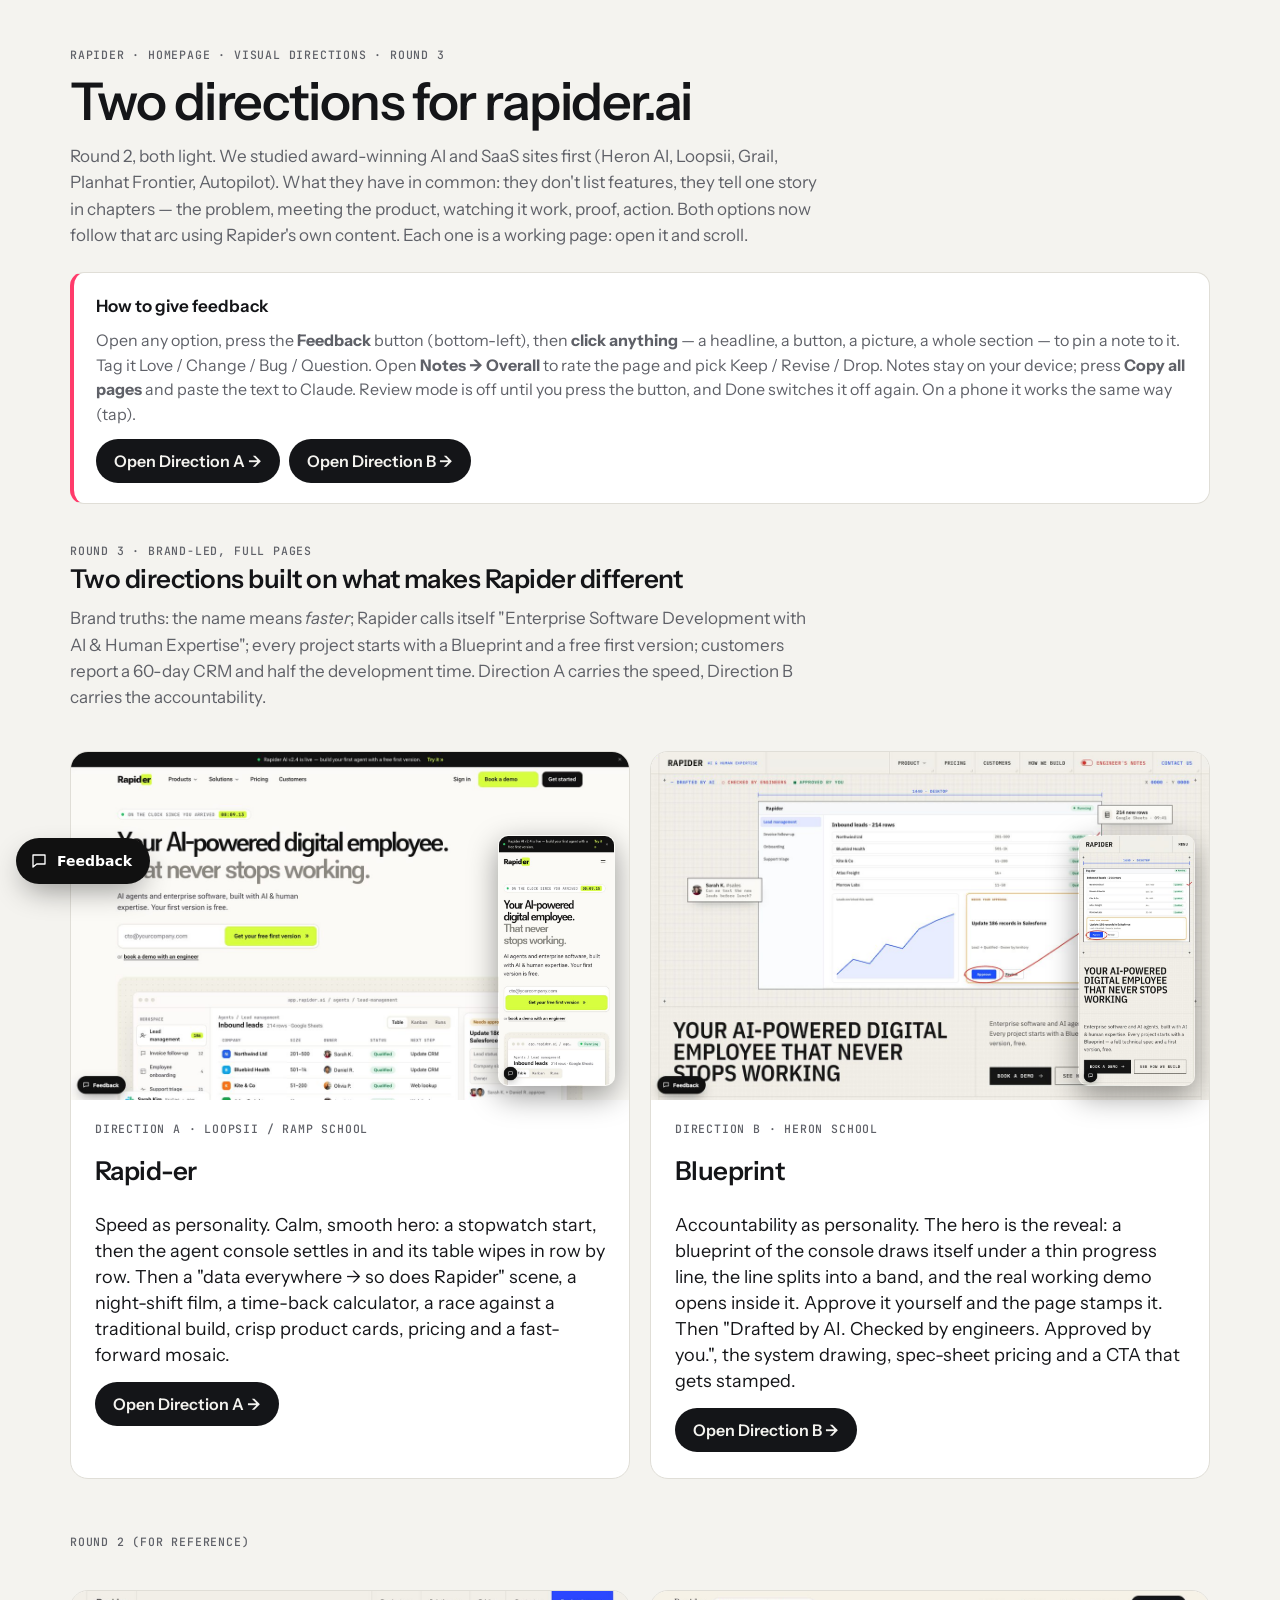
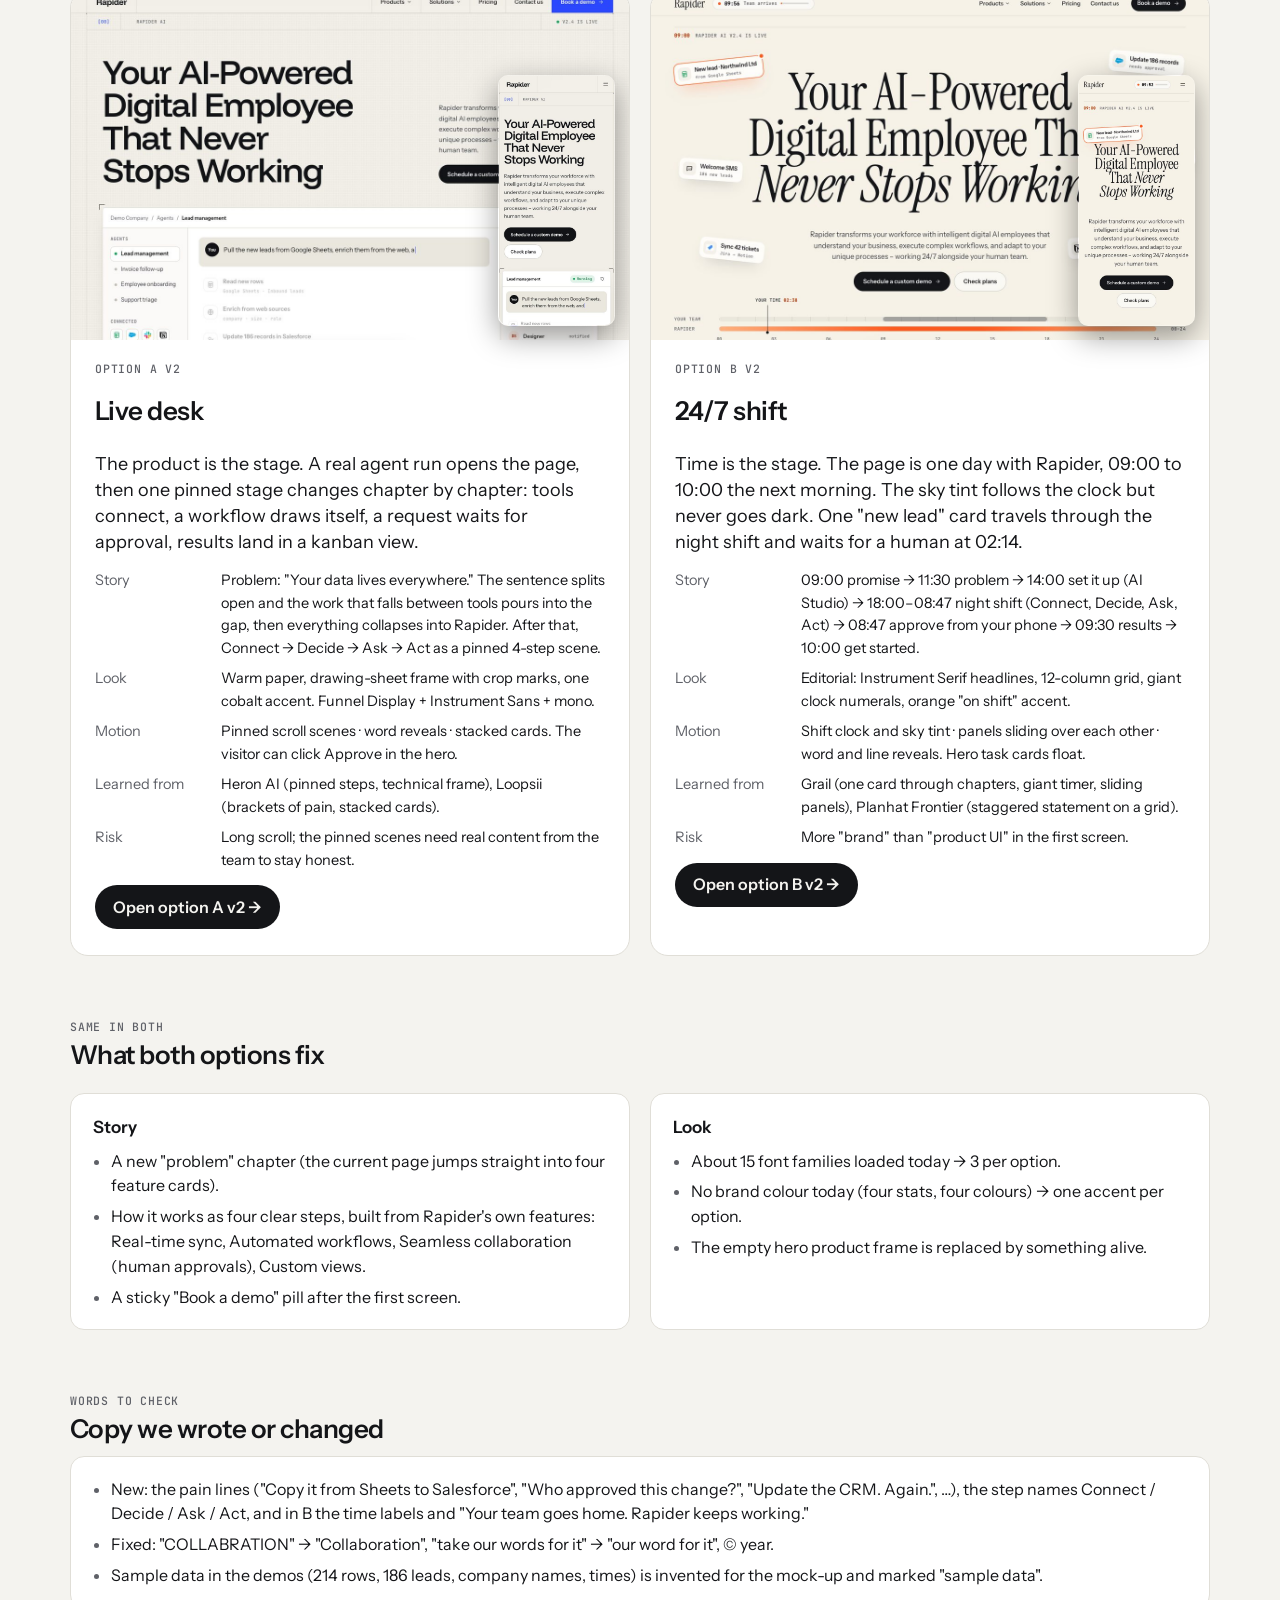
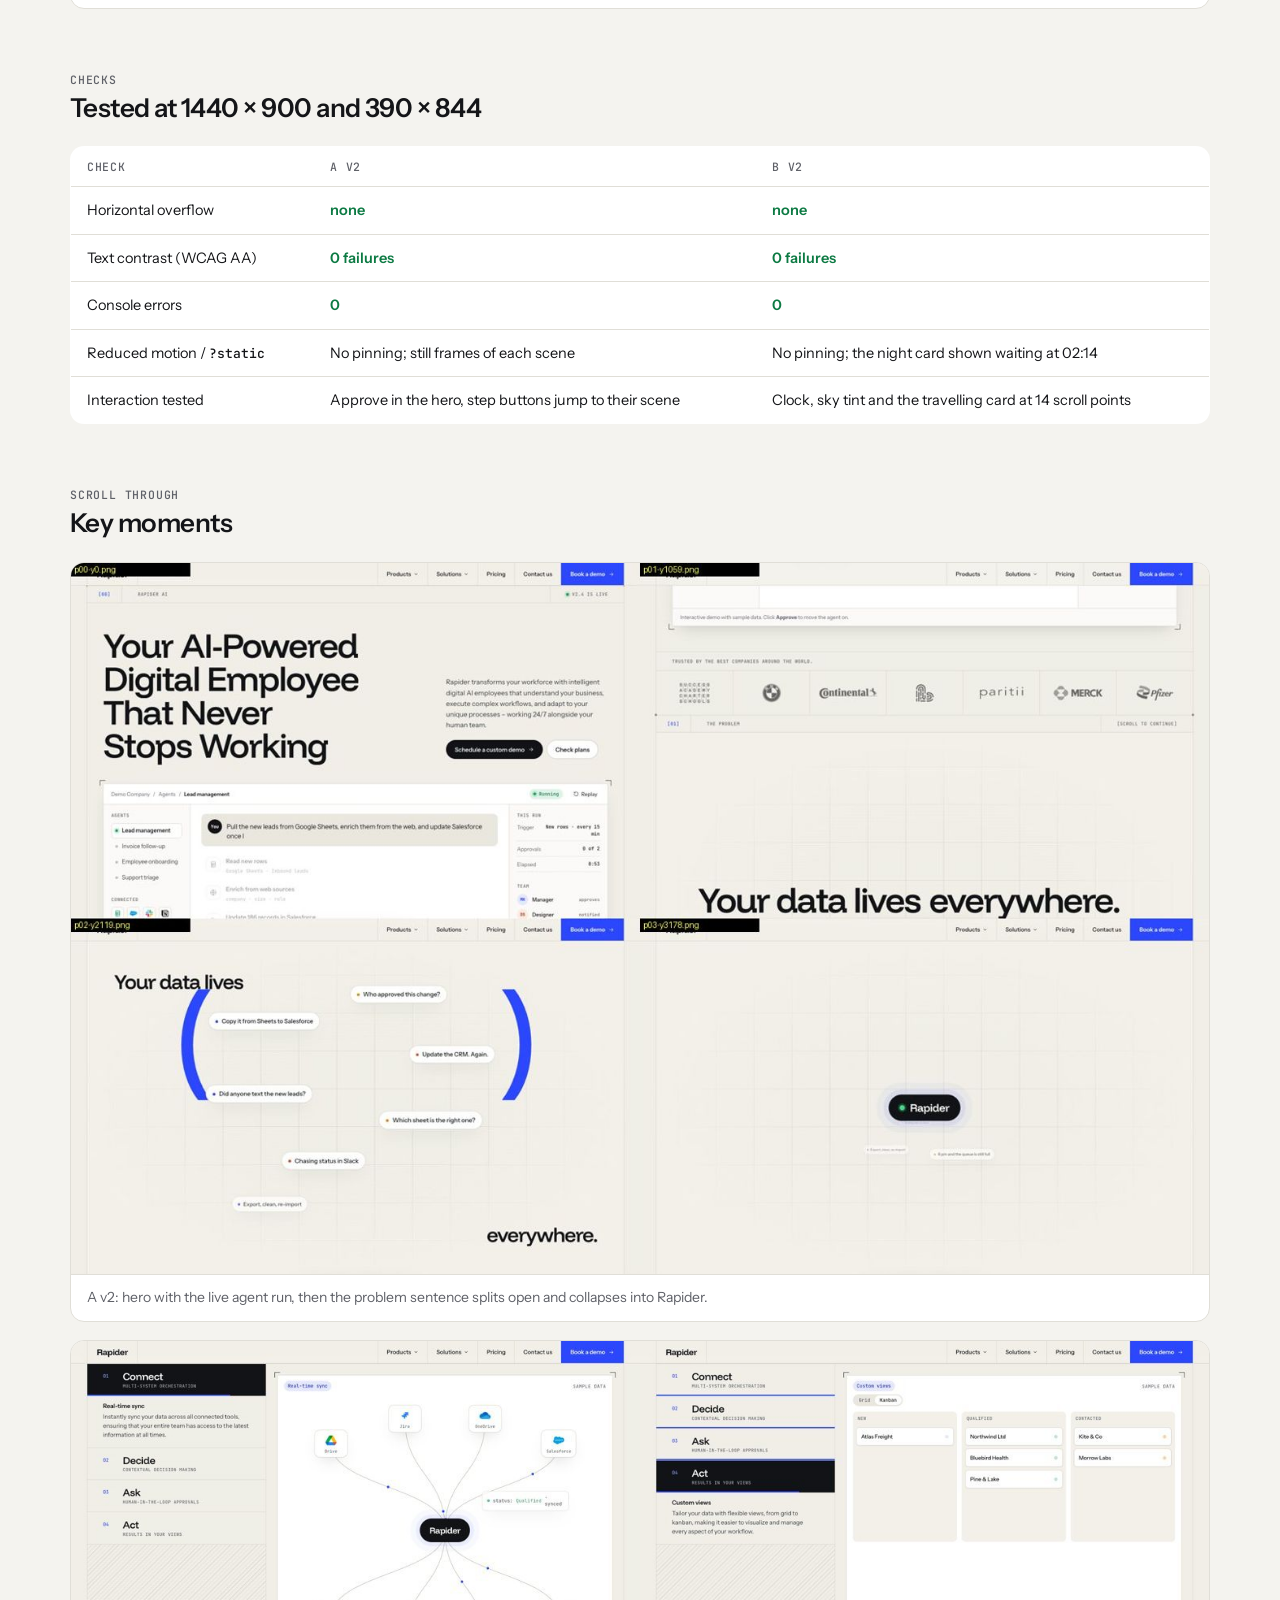
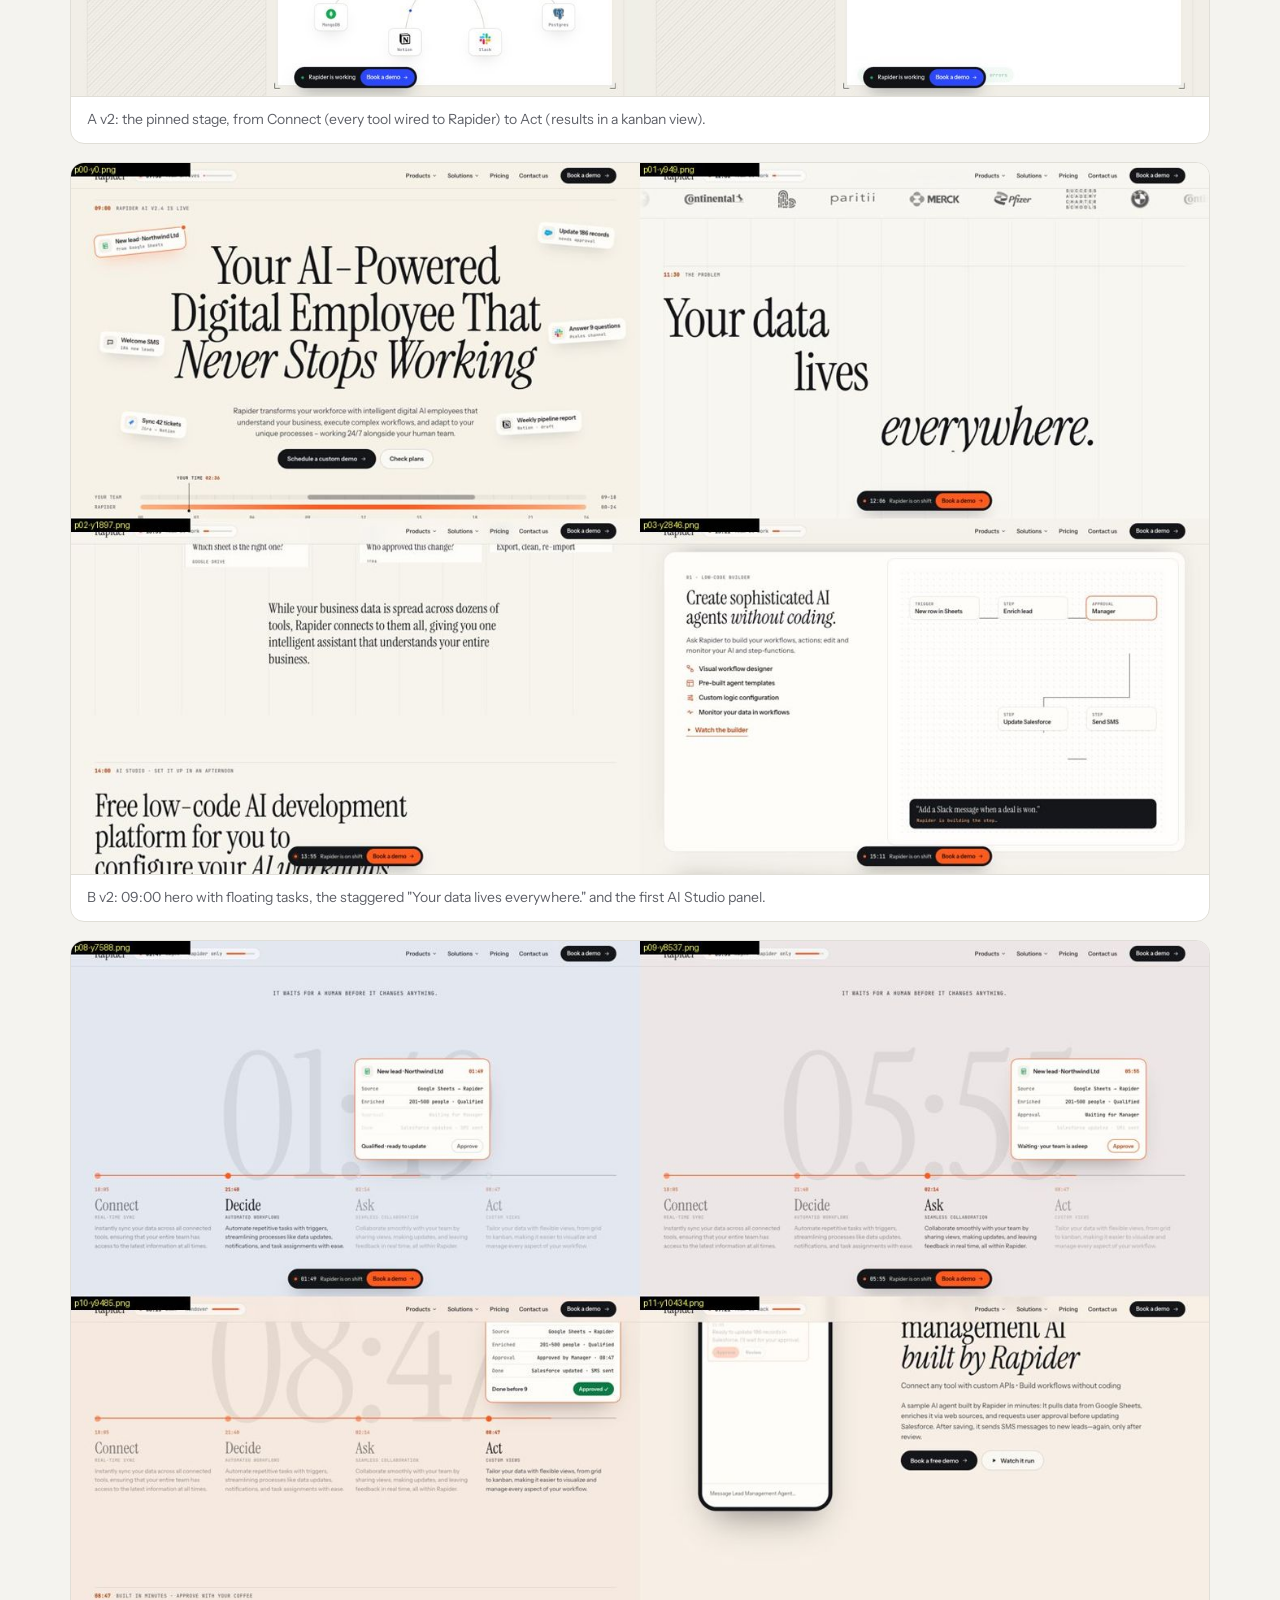
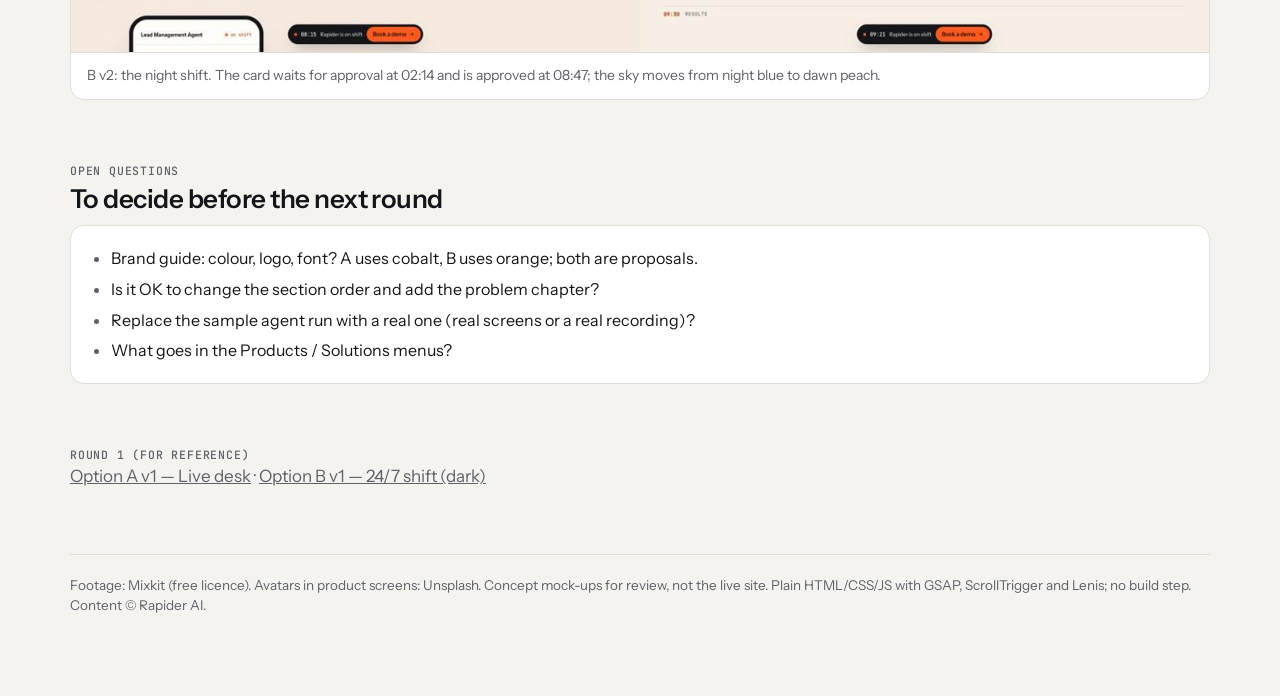
<file: index.html>
<!doctype html>
<html lang="en">
<head>
<meta charset="utf-8">
<meta name="robots" content="noindex,nofollow">
<meta name="viewport" content="width=device-width,initial-scale=1">
<title>Rapider homepage options</title>
<link rel="icon" href="data:image/svg+xml,%3Csvg xmlns=%22http://www.w3.org/2000/svg%22 viewBox=%220 0 32 32%22%3E%3Crect width=%2232%22 height=%2232%22 rx=%228%22 fill=%22%23141518%22/%3E%3Ctext x=%2216%22 y=%2222%22 font-family=%22Arial%22 font-weight=%22700%22 font-size=%2215%22 fill=%22white%22 text-anchor=%22middle%22%3EA/B%3C/text%3E%3C/svg%3E">
<link rel="preconnect" href="https://fonts.googleapis.com"><link rel="preconnect" href="https://fonts.gstatic.com" crossorigin>
<link href="https://fonts.googleapis.com/css2?family=Instrument+Sans:wght@400..700&family=JetBrains+Mono:wght@500&display=swap" rel="stylesheet">
<style>
:root { --bg: #f4f3ef; --panel: #fff; --ink: #141518; --mute: #5f6168; --line: #e0ded7; --ok: #0c7a43; --acc: #2f4bff; }
@media (prefers-color-scheme: dark) { :root:not([data-theme="light"]) { --bg: #111215; --panel: #191a1e; --ink: #eeece6; --mute: #9d9b94; --line: #2b2c31; --ok: #62d796; --acc: #8ea0ff; } }
:root[data-theme="dark"] { --bg: #111215; --panel: #191a1e; --ink: #eeece6; --mute: #9d9b94; --line: #2b2c31; --ok: #62d796; --acc: #8ea0ff; }
* { box-sizing: border-box; }
body { margin: 0; background: var(--bg); color: var(--ink); font: 16px/1.55 "Instrument Sans", system-ui, sans-serif; }
a { color: inherit; }
img { display: block; max-width: 100%; }
.wrap { max-width: 1180px; margin: 0 auto; padding: 48px 20px 80px; }
.k { font: 500 11.5px/1.3 "JetBrains Mono", monospace; letter-spacing: .07em; text-transform: uppercase; color: var(--mute); }
h1 { font-size: clamp(32px, 4.4vw, 52px); line-height: 1.04; letter-spacing: -.03em; font-weight: 560; margin: 12px 0 14px; }
h2 { font-size: 26px; letter-spacing: -.02em; font-weight: 580; margin: 0 0 6px; }
h3 { font-size: 17px; margin: 0 0 8px; font-weight: 620; }
p { margin: 0; }
.intro { color: var(--mute); max-width: 68ch; font-size: 17px; }
.opts { display: grid; grid-template-columns: repeat(2, minmax(0, 1fr)); gap: 20px; margin-top: 40px; }
.opt { background: var(--panel); border: 1px solid var(--line); border-radius: 18px; overflow: hidden; display: flex; flex-direction: column; }
.shots { position: relative; display: block; background: #000; }
.shots .m { position: absolute; right: 14px; bottom: 14px; width: 21%; border-radius: 10px; overflow: hidden; box-shadow: 0 10px 30px rgba(0,0,0,.4); border: 1px solid rgba(255,255,255,.2); }
.opt__b { padding: 22px 24px 26px; display: grid; gap: 14px; }
.one { font-size: 18px; line-height: 1.45; }
dl { display: grid; grid-template-columns: 112px 1fr; gap: 8px 14px; margin: 0; font-size: 14.5px; }
dt { color: var(--mute); }
dd { margin: 0; }
.open { display: inline-flex; align-items: center; gap: 8px; justify-self: start; height: 44px; padding: 0 18px; border-radius: 999px; background: var(--ink); color: var(--bg); text-decoration: none; font-weight: 600; }
.open:hover { opacity: .88; }
section { margin-top: 64px; }
.grid2 { display: grid; grid-template-columns: repeat(2, minmax(0, 1fr)); gap: 20px; margin-top: 18px; }
.card { background: var(--panel); border: 1px solid var(--line); border-radius: 14px; padding: 20px 22px; }
ul { margin: 0; padding-left: 18px; display: grid; gap: 6px; }
li::marker { color: var(--mute); }
table { width: 100%; border-collapse: collapse; font-size: 14.5px; background: var(--panel); border: 1px solid var(--line); border-radius: 14px; overflow: hidden; margin-top: 18px; }
th, td { text-align: left; padding: 12px 16px; border-bottom: 1px solid var(--line); vertical-align: top; }
th { font: 500 11.5px "JetBrains Mono", monospace; letter-spacing: .06em; text-transform: uppercase; color: var(--mute); }
tr:last-child td { border-bottom: 0; }
.ok { color: var(--ok); font-weight: 600; }
figure { margin: 18px 0 0; background: var(--panel); border: 1px solid var(--line); border-radius: 14px; overflow: hidden; }
figcaption { padding: 12px 16px; font-size: 14px; color: var(--mute); border-top: 1px solid var(--line); }
code { font: 500 13px "JetBrains Mono", monospace; }
.foot { margin-top: 64px; padding-top: 20px; border-top: 1px solid var(--line); font-size: 13.5px; color: var(--mute); }
@media (max-width: 860px) { .opts, .grid2 { grid-template-columns: 1fr; } dl { grid-template-columns: 96px 1fr; } }
</style>
</head>
<body>
<div class="wrap">
  <p class="k">Rapider · homepage · visual directions · round 3</p>
  <h1>Two directions for rapider.ai</h1>
  <p class="intro">Round 2, both light. We studied award-winning AI and SaaS sites first (Heron AI, Loopsii, Grail, Planhat Frontier, Autopilot). What they have in common: they don't list features, they tell one story in chapters — the problem, meeting the product, watching it work, proof, action. Both options now follow that arc using Rapider's own content. Each one is a working page: open it and scroll.</p>


  
  <div class="card" style="margin-top:24px;border-left:4px solid #ff3b6b">
    <h3>How to give feedback</h3>
    <p style="color:var(--mute)">Open any option, press the <b>Feedback</b> button (bottom-left), then <b>click anything</b> — a headline, a button, a picture, a whole section — to pin a note to it. Tag it Love / Change / Bug / Question. Open <b>Notes → Overall</b> to rate the page and pick Keep / Revise / Drop. Notes stay on your device; press <b>Copy all pages</b> and paste the text to Claude. Review mode is off until you press the button, and Done switches it off again. On a phone it works the same way (tap).</p>
    <p style="margin-top:12px"><a class="open" href="a3.html">Open Direction A →</a> &nbsp; <a class="open" href="b3.html">Open Direction B →</a></p>
  </div>

  <section style="margin-top:40px">
    <p class="k">Round 3 · brand-led, full pages</p>
    <h2>Two directions built on what makes Rapider different</h2>
    <p class="intro">Brand truths: the name means <i>faster</i>; Rapider calls itself "Enterprise Software Development with AI &amp; Human Expertise"; every project starts with a Blueprint and a free first version; customers report a 60-day CRM and half the development time. Direction A carries the speed, Direction B carries the accountability.</p>
    <div class="opts">
      <article class="opt">
        <a class="shots" href="a3.html"><img src="review/a3-desktop.jpg" alt="Direction A, first screen"><span class="m"><img src="review/a3-mobile.jpg" alt="Direction A on mobile"></span></a>
        <div class="opt__b"><p class="k">Direction A · Loopsii / Ramp school</p><h2>Rapid-er</h2>
          <p class="one">Speed as personality. Calm, smooth hero: a stopwatch start, then the agent console settles in and its table wipes in row by row. Then a "data everywhere → so does Rapider" scene, a night-shift film, a time-back calculator, a race against a traditional build, crisp product cards, pricing and a fast-forward mosaic.</p>
          <a class="open" href="a3.html">Open Direction A →</a></div>
      </article>
      <article class="opt">
        <a class="shots" href="b3.html"><img src="review/b3-desktop.jpg" alt="Direction B, first screen"><span class="m"><img src="review/b3-mobile.jpg" alt="Direction B on mobile"></span></a>
        <div class="opt__b"><p class="k">Direction B · Heron school</p><h2>Blueprint</h2>
          <p class="one">Accountability as personality. The hero is the reveal: a blueprint of the console draws itself under a thin progress line, the line splits into a band, and the real working demo opens inside it. Approve it yourself and the page stamps it. Then "Drafted by AI. Checked by engineers. Approved by you.", the system drawing, spec-sheet pricing and a CTA that gets stamped.</p>
          <a class="open" href="b3.html">Open Direction B →</a></div>
      </article>
    </div>
  </section>

  <section style="margin-top:56px"><p class="k">Round 2 (for reference)</p></section>
  <div class="opts">
    <article class="opt">
      <a class="shots" href="a2.html"><img src="review/a2-desktop.jpg" alt="Option A v2, first screen on desktop"><span class="m"><img src="review/a2-mobile.jpg" alt="Option A v2 on mobile"></span></a>
      <div class="opt__b">
        <p class="k">Option A v2</p>
        <h2>Live desk</h2>
        <p class="one">The product is the stage. A real agent run opens the page, then one pinned stage changes chapter by chapter: tools connect, a workflow draws itself, a request waits for approval, results land in a kanban view.</p>
        <dl>
          <dt>Story</dt><dd>Problem: "Your data lives everywhere." The sentence splits open and the work that falls between tools pours into the gap, then everything collapses into Rapider. After that, Connect → Decide → Ask → Act as a pinned 4-step scene.</dd>
          <dt>Look</dt><dd>Warm paper, drawing-sheet frame with crop marks, one cobalt accent. Funnel Display + Instrument Sans + mono.</dd>
          <dt>Motion</dt><dd>Pinned scroll scenes · word reveals · stacked cards. The visitor can click Approve in the hero.</dd>
          <dt>Learned from</dt><dd>Heron AI (pinned steps, technical frame), Loopsii (brackets of pain, stacked cards).</dd>
          <dt>Risk</dt><dd>Long scroll; the pinned scenes need real content from the team to stay honest.</dd>
        </dl>
        <a class="open" href="a2.html">Open option A v2 →</a>
      </div>
    </article>
    <article class="opt">
      <a class="shots" href="b2.html"><img src="review/b2-desktop.jpg" alt="Option B v2, first screen on desktop"><span class="m"><img src="review/b2-mobile.jpg" alt="Option B v2 on mobile"></span></a>
      <div class="opt__b">
        <p class="k">Option B v2</p>
        <h2>24/7 shift</h2>
        <p class="one">Time is the stage. The page is one day with Rapider, 09:00 to 10:00 the next morning. The sky tint follows the clock but never goes dark. One "new lead" card travels through the night shift and waits for a human at 02:14.</p>
        <dl>
          <dt>Story</dt><dd>09:00 promise → 11:30 problem → 14:00 set it up (AI Studio) → 18:00–08:47 night shift (Connect, Decide, Ask, Act) → 08:47 approve from your phone → 09:30 results → 10:00 get started.</dd>
          <dt>Look</dt><dd>Editorial: Instrument Serif headlines, 12-column grid, giant clock numerals, orange "on shift" accent.</dd>
          <dt>Motion</dt><dd>Shift clock and sky tint · panels sliding over each other · word and line reveals. Hero task cards float.</dd>
          <dt>Learned from</dt><dd>Grail (one card through chapters, giant timer, sliding panels), Planhat Frontier (staggered statement on a grid).</dd>
          <dt>Risk</dt><dd>More "brand" than "product UI" in the first screen.</dd>
        </dl>
        <a class="open" href="b2.html">Open option B v2 →</a>
      </div>
    </article>
  </div>

  <section>
    <p class="k">Same in both</p>
    <h2>What both options fix</h2>
    <div class="grid2">
      <div class="card"><h3>Story</h3><ul>
        <li>A new "problem" chapter (the current page jumps straight into four feature cards).</li>
        <li>How it works as four clear steps, built from Rapider's own features: Real-time sync, Automated workflows, Seamless collaboration (human approvals), Custom views.</li>
        <li>A sticky "Book a demo" pill after the first screen.</li>
      </ul></div>
      <div class="card"><h3>Look</h3><ul>
        <li>About 15 font families loaded today → 3 per option.</li>
        <li>No brand colour today (four stats, four colours) → one accent per option.</li>
        <li>The empty hero product frame is replaced by something alive.</li>
      </ul></div>
    </div>
  </section>

  <section>
    <p class="k">Words to check</p>
    <h2>Copy we wrote or changed</h2>
    <div class="card"><ul>
      <li>New: the pain lines ("Copy it from Sheets to Salesforce", "Who approved this change?", "Update the CRM. Again.", …), the step names Connect / Decide / Ask / Act, and in B the time labels and "Your team goes home. Rapider keeps working."</li>
      <li>Fixed: "COLLABRATION" → "Collaboration", "take our words for it" → "our word for it", © year.</li>
      <li>Sample data in the demos (214 rows, 186 leads, company names, times) is invented for the mock-up and marked "sample data".</li>
    </ul></div>
  </section>

  <section>
    <p class="k">Checks</p>
    <h2>Tested at 1440 × 900 and 390 × 844</h2>
    <table>
      <tr><th>Check</th><th>A v2</th><th>B v2</th></tr>
      <tr><td>Horizontal overflow</td><td class="ok">none</td><td class="ok">none</td></tr>
      <tr><td>Text contrast (WCAG AA)</td><td class="ok">0 failures</td><td class="ok">0 failures</td></tr>
      <tr><td>Console errors</td><td class="ok">0</td><td class="ok">0</td></tr>
      <tr><td>Reduced motion / <code>?static</code></td><td>No pinning; still frames of each scene</td><td>No pinning; the night card shown waiting at 02:14</td></tr>
      <tr><td>Interaction tested</td><td>Approve in the hero, step buttons jump to their scene</td><td>Clock, sky tint and the travelling card at 14 scroll points</td></tr>
    </table>
  </section>

  <section>
    <p class="k">Scroll through</p>
    <h2>Key moments</h2>
    <figure><img src="review/a2-sheet-0.jpg" alt="Option A v2: hero, logos, problem chapter splitting open" loading="lazy"><figcaption>A v2: hero with the live agent run, then the problem sentence splits open and collapses into Rapider.</figcaption></figure>
    <figure><img src="review/a2-how.jpg" alt="Option A v2: Connect scene and Act scene" loading="lazy"><figcaption>A v2: the pinned stage, from Connect (every tool wired to Rapider) to Act (results in a kanban view).</figcaption></figure>
    <figure><img src="review/b2-sheet-0.jpg" alt="Option B v2: hero, statement, AI Studio panel" loading="lazy"><figcaption>B v2: 09:00 hero with floating tasks, the staggered "Your data lives everywhere." and the first AI Studio panel.</figcaption></figure>
    <figure><img src="review/b2-night.jpg" alt="Option B v2: the night shift" loading="lazy"><figcaption>B v2: the night shift. The card waits for approval at 02:14 and is approved at 08:47; the sky moves from night blue to dawn peach.</figcaption></figure>
  </section>

  <section>
    <p class="k">Open questions</p>
    <h2>To decide before the next round</h2>
    <div class="card"><ul>
      <li>Brand guide: colour, logo, font? A uses cobalt, B uses orange; both are proposals.</li>
      <li>Is it OK to change the section order and add the problem chapter?</li>
      <li>Replace the sample agent run with a real one (real screens or a real recording)?</li>
      <li>What goes in the Products / Solutions menus?</li>
    </ul></div>
  </section>

  <section>
    <p class="k">Round 1 (for reference)</p>
    <p class="intro"><a href="home-a.html">Option A v1 — Live desk</a> · <a href="home-b.html">Option B v1 — 24/7 shift (dark)</a></p>
  </section>

  <p class="foot">Footage: Mixkit (free licence). Avatars in product screens: Unsplash. Concept mock-ups for review, not the live site. Plain HTML/CSS/JS with GSAP, ScrollTrigger and Lenis; no build step. Content © Rapider AI.</p>
</div>
<script src="js/review.js"></script>
</body>
</html>
</file>
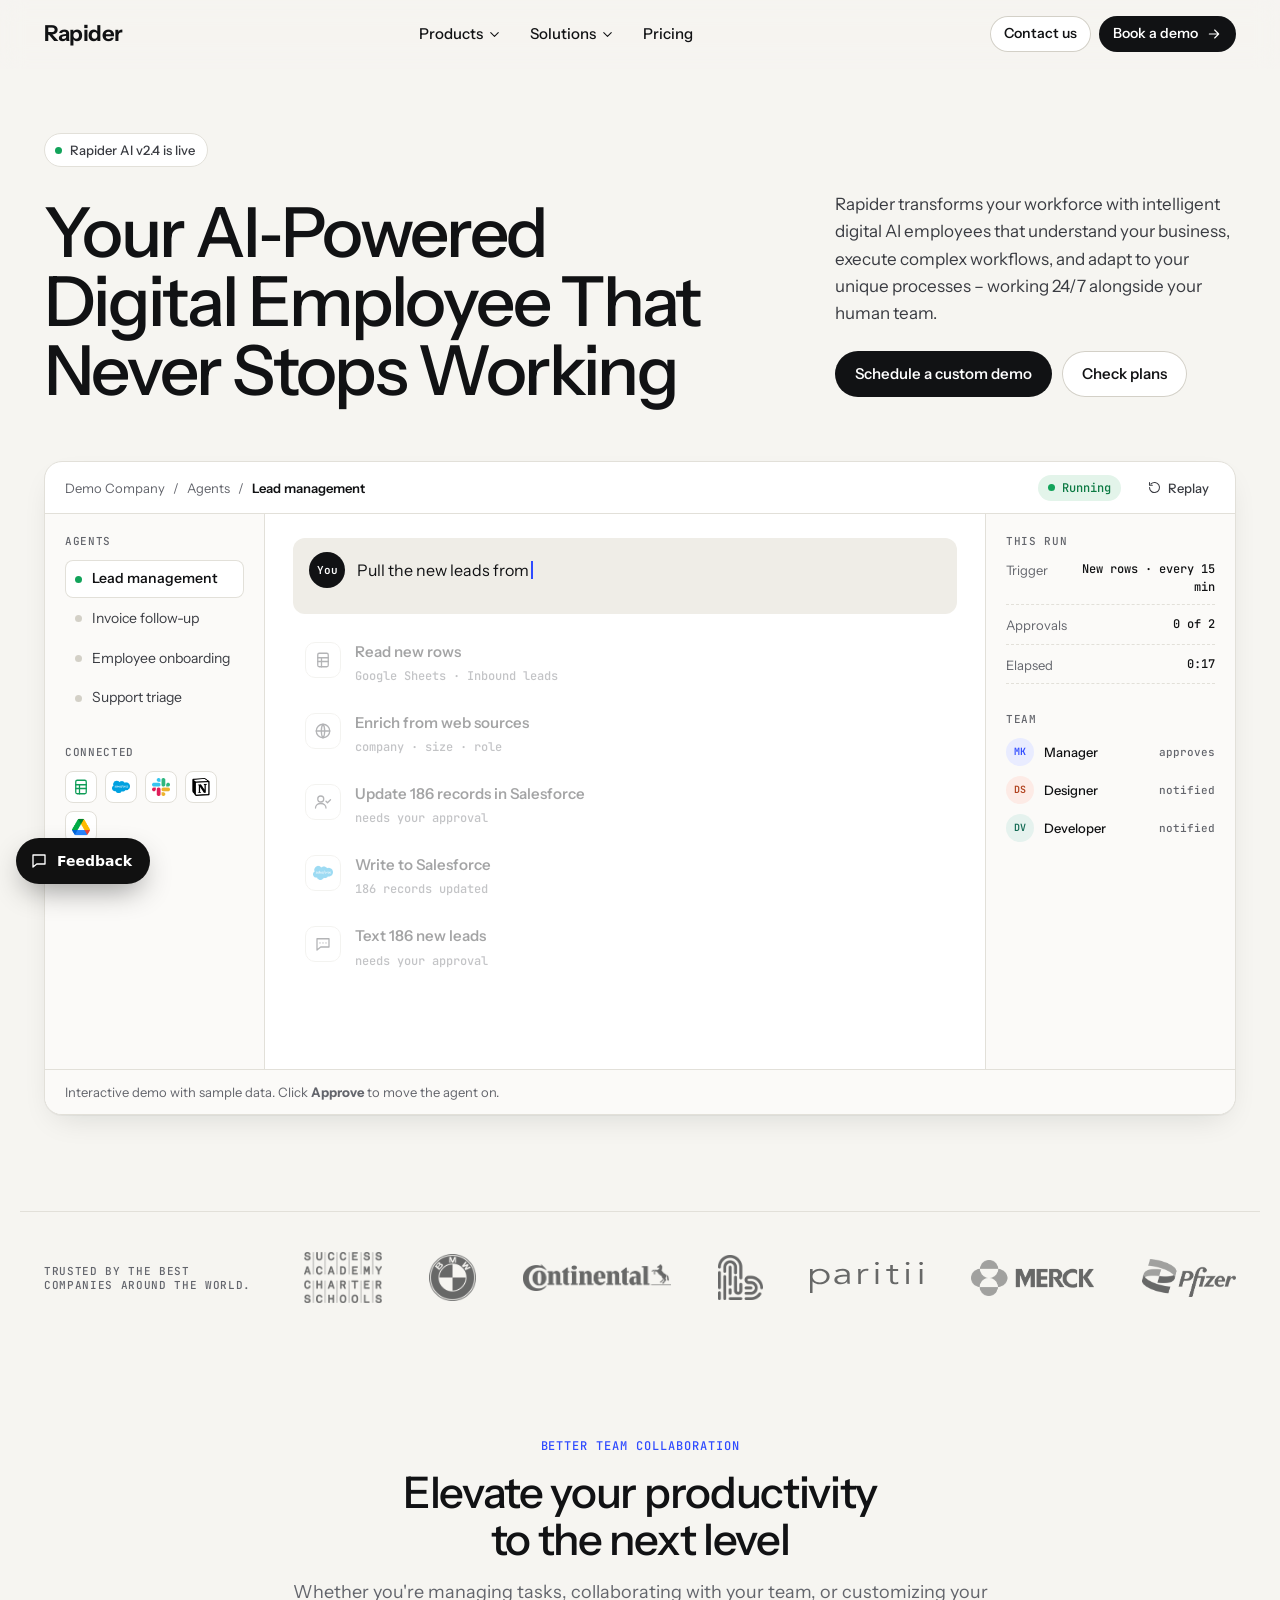
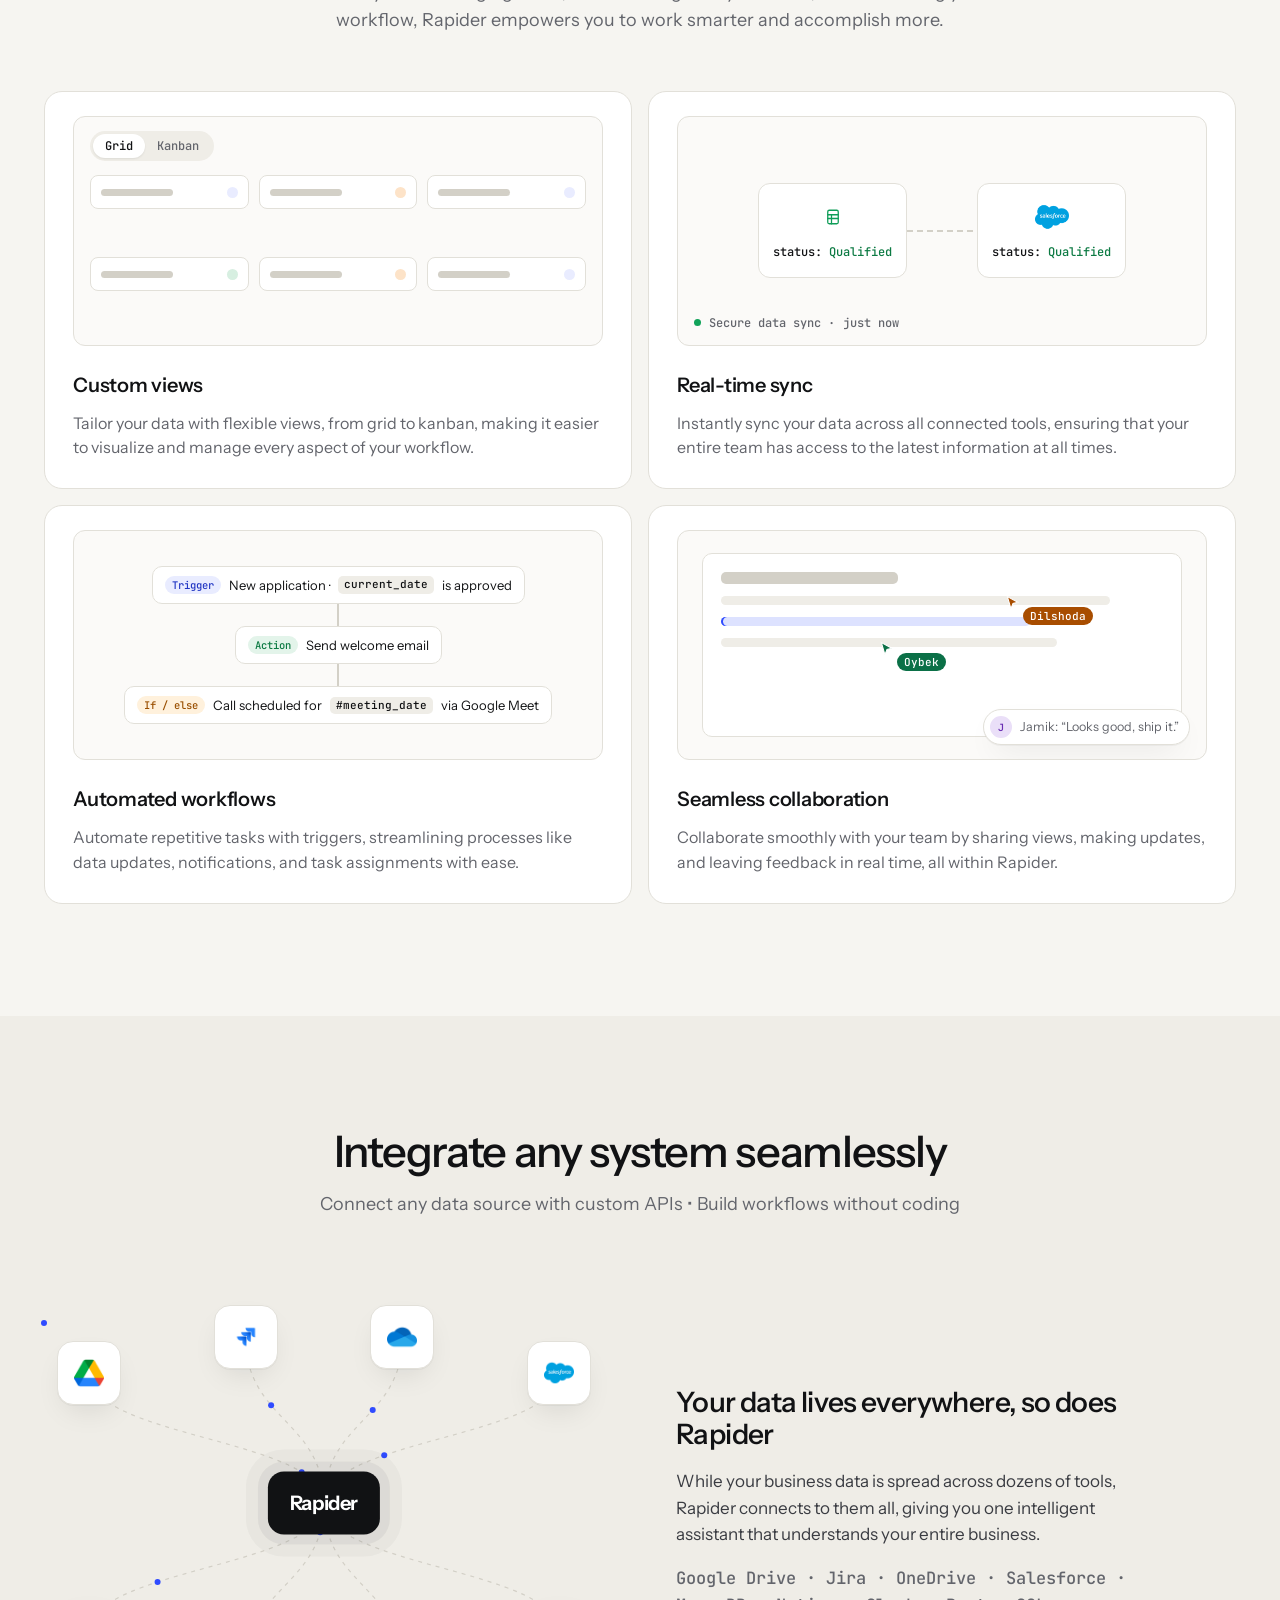
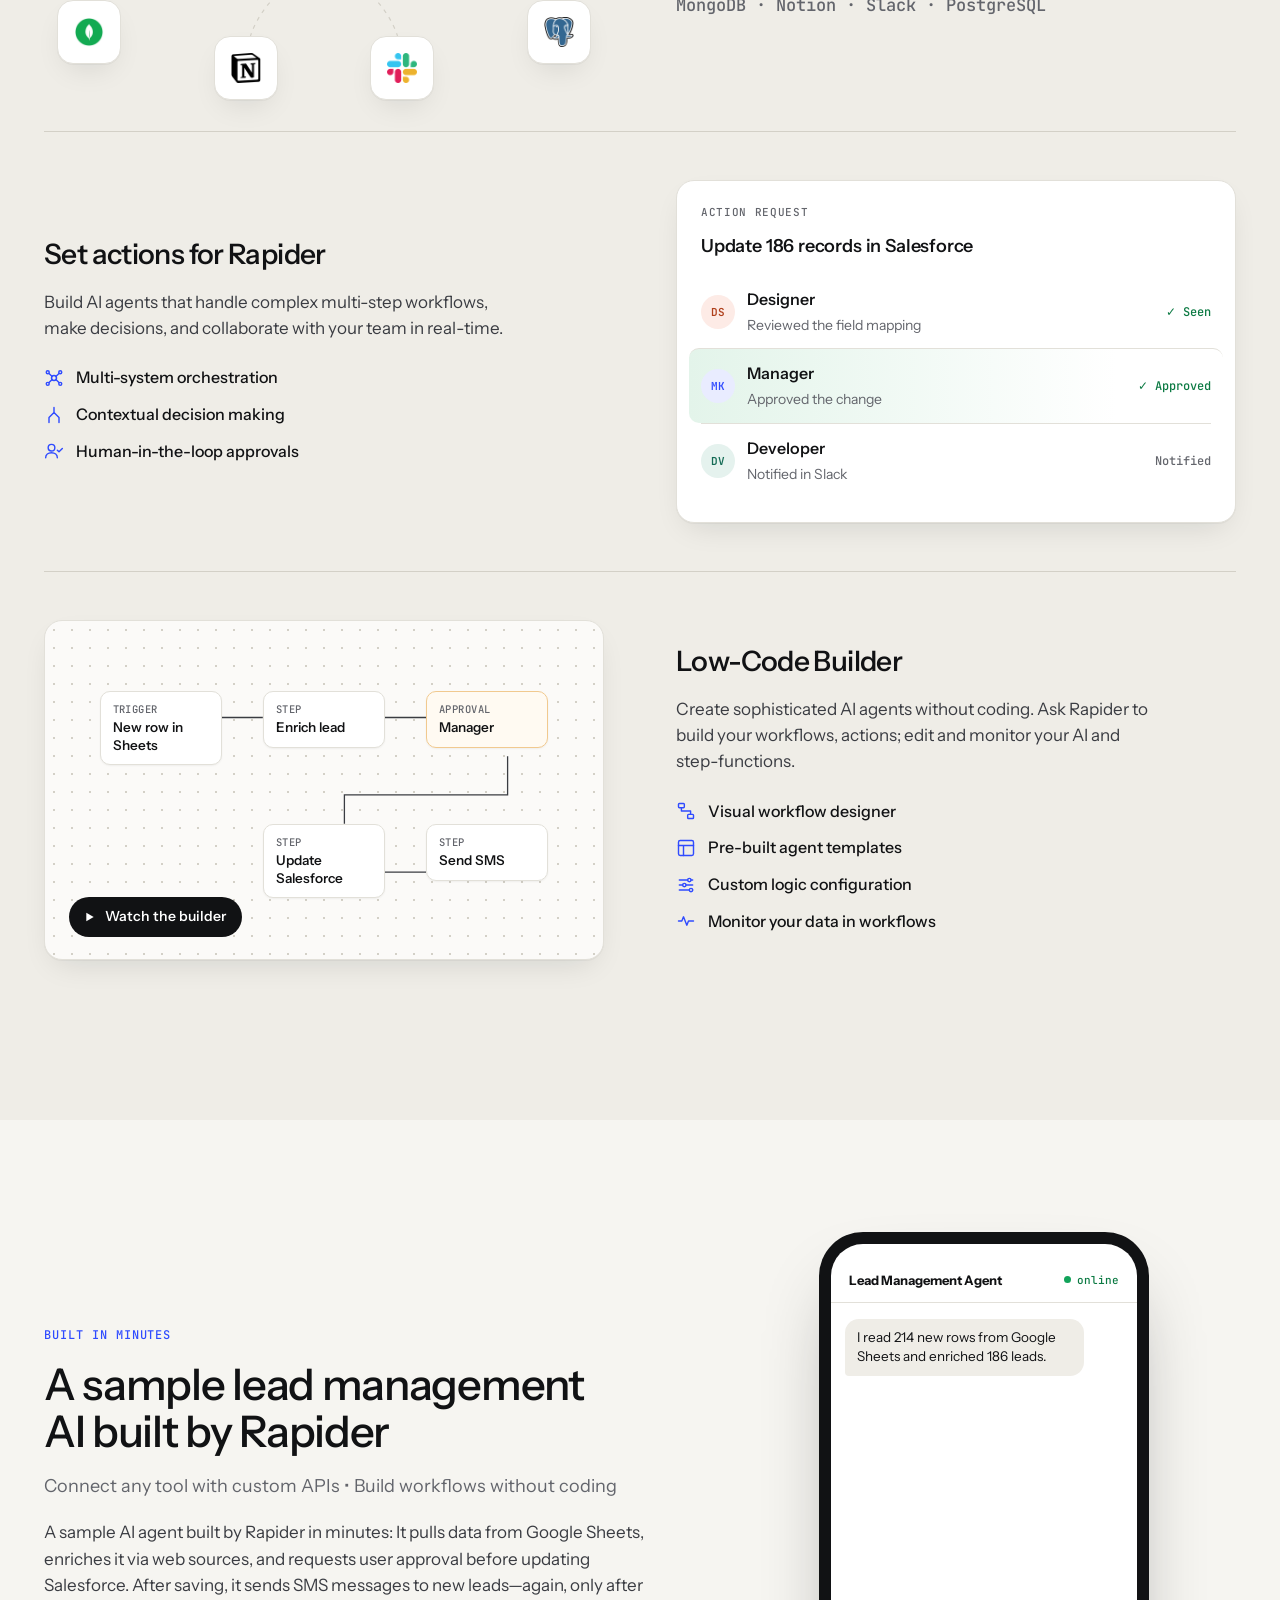
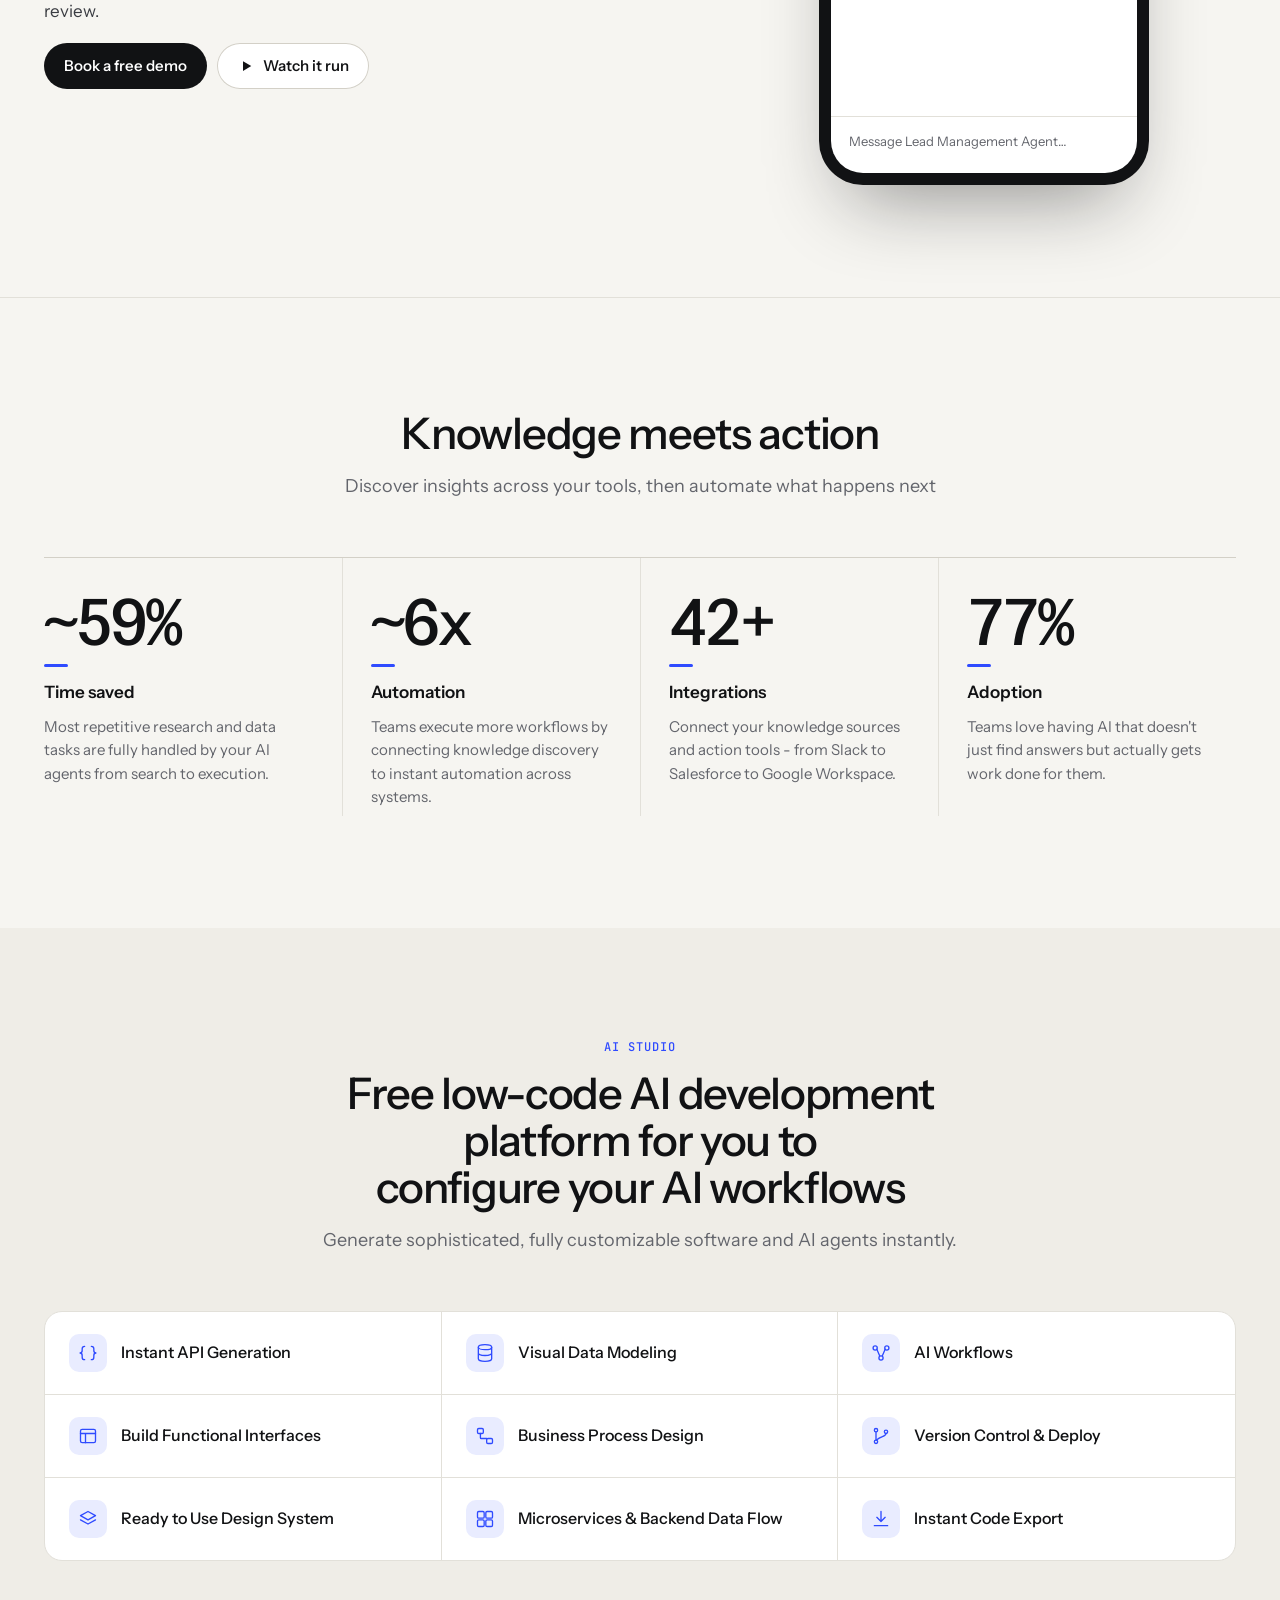
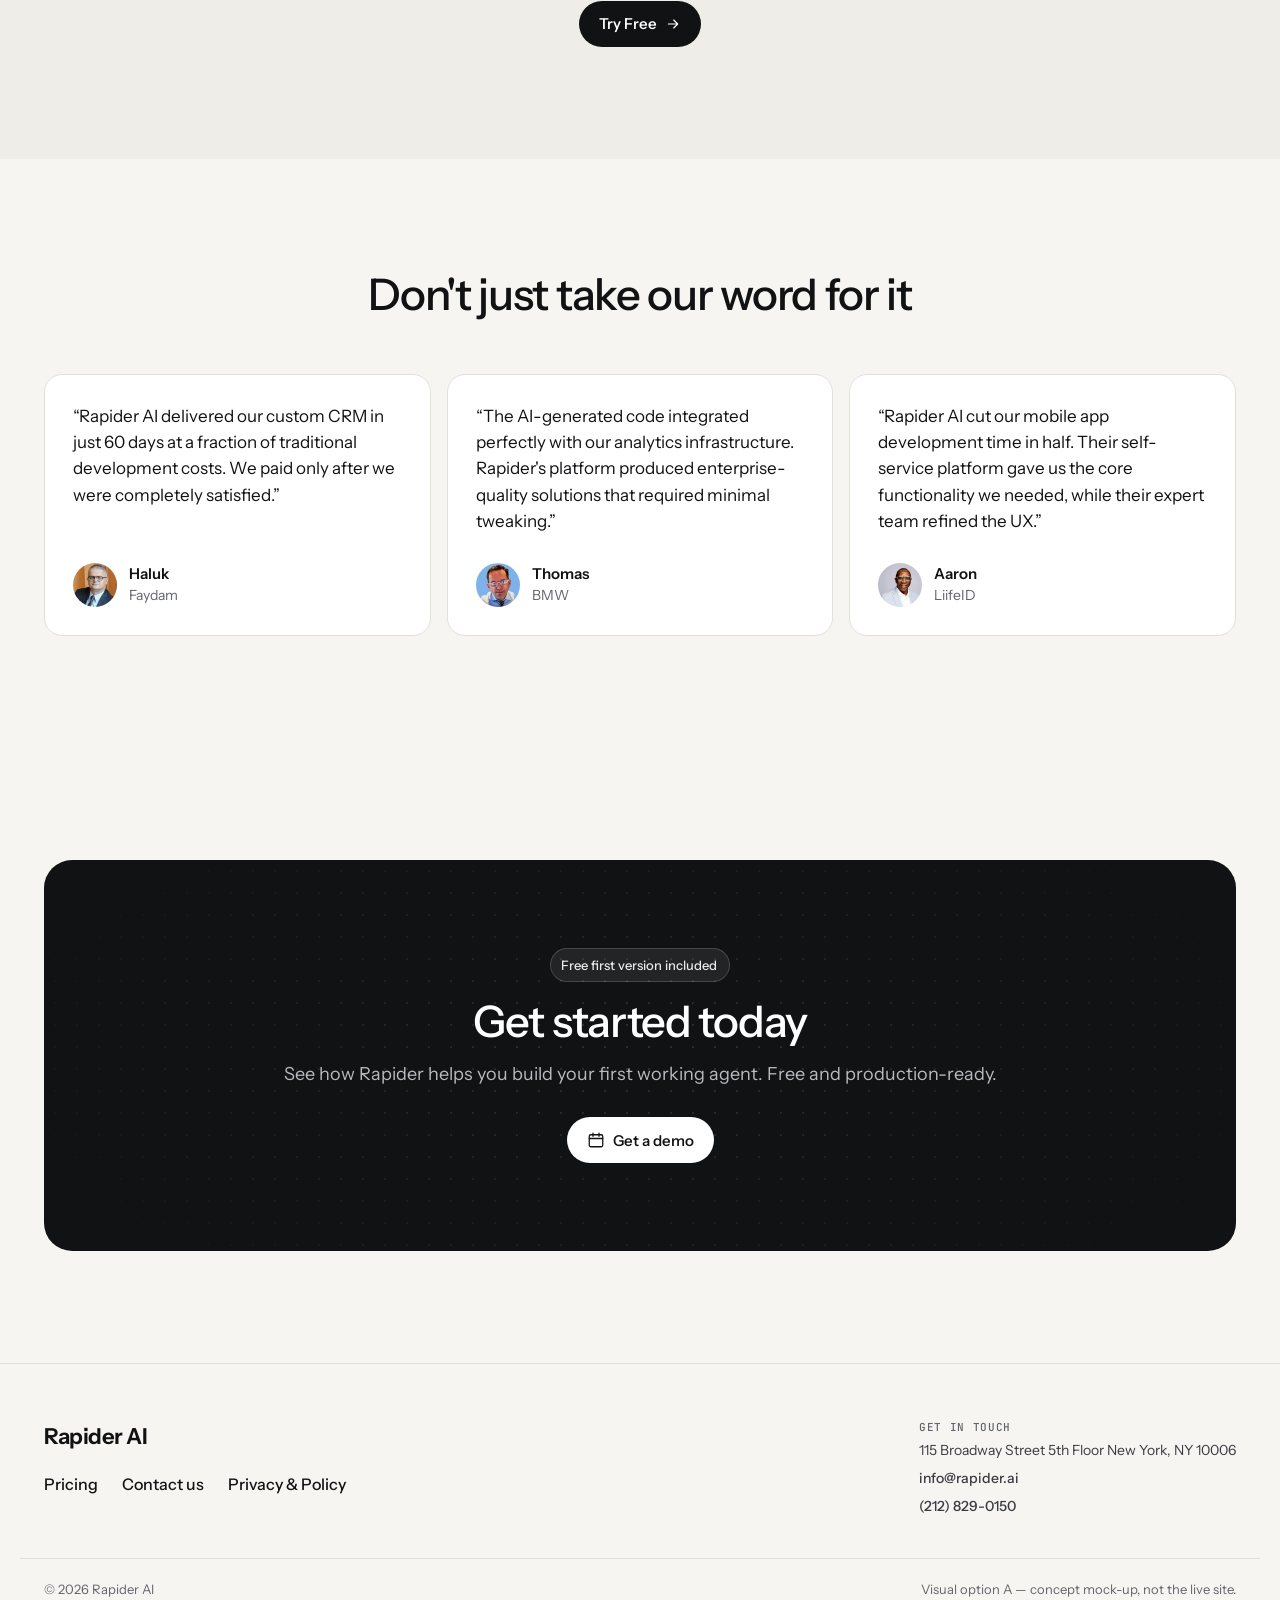
<file: home-a.html>
<!doctype html>
<html lang="en">
<head>
<meta charset="utf-8">
<meta name="robots" content="noindex,nofollow">
<meta name="viewport" content="width=device-width,initial-scale=1">
<title>Rapider — Option A · Live desk</title>
<meta name="description" content="Rapider transforms your workforce with intelligent digital AI employees that work 24/7 alongside your human team.">
<link rel="preconnect" href="https://fonts.googleapis.com"><link rel="preconnect" href="https://fonts.gstatic.com" crossorigin>
<link href="https://fonts.googleapis.com/css2?family=Instrument+Sans:wdth,wght@75..100,400..700&family=JetBrains+Mono:wght@400;500&display=swap" rel="stylesheet">
<link rel="icon" href="data:image/svg+xml,%3Csvg xmlns=%22http://www.w3.org/2000/svg%22 viewBox=%220 0 32 32%22%3E%3Crect width=%2232%22 height=%2232%22 rx=%228%22 fill=%22%23111214%22/%3E%3Ctext x=%2216%22 y=%2223%22 font-family=%22Arial%22 font-weight=%22700%22 font-size=%2219%22 fill=%22white%22 text-anchor=%22middle%22%3ER%3C/text%3E%3C/svg%3E">
<link rel="stylesheet" href="css/a.css">
<script>document.documentElement.classList.add(/[?&]static\b/.test(location.search) ? 'static' : 'js')</script>
</head>
<body>
<a class="skip" href="#main">Skip to content</a>

<svg width="0" height="0" style="position:absolute" aria-hidden="true">
  <defs>
    <symbol id="i-arrow" viewBox="0 0 24 24"><path d="M5 12h14M13 6l6 6-6 6"/></symbol>
    <symbol id="i-chev" viewBox="0 0 24 24"><path d="M6 9l6 6 6-6"/></symbol>
    <symbol id="i-check" viewBox="0 0 24 24"><path d="M5 12.5l4.5 4.5L19 7"/></symbol>
    <symbol id="i-play" viewBox="0 0 24 24"><path d="M8 5.5v13l11-6.5z" fill="currentColor" stroke="none"/></symbol>
    <symbol id="i-cal" viewBox="0 0 24 24"><rect x="3" y="5" width="18" height="16" rx="2"/><path d="M3 10h18M8 3v4M16 3v4"/></symbol>
    <symbol id="i-menu" viewBox="0 0 24 24"><path d="M4 8h16M4 16h16"/></symbol>
    <symbol id="i-x" viewBox="0 0 24 24"><path d="M6 6l12 12M18 6L6 18"/></symbol>
    <symbol id="i-replay" viewBox="0 0 24 24"><path d="M4 12a8 8 0 1 0 2.4-5.7M4 4v4.5h4.5"/></symbol>
    <symbol id="i-globe" viewBox="0 0 24 24"><circle cx="12" cy="12" r="9"/><path d="M3 12h18M12 3c3 3.5 3 14.5 0 18M12 3c-3 3.5-3 14.5 0 18"/></symbol>
    <symbol id="i-sms" viewBox="0 0 24 24"><path d="M4 5h16v11H9l-5 4z"/><path d="M8 10.5h.01M12 10.5h.01M16 10.5h.01"/></symbol>
    <symbol id="i-sheet" viewBox="0 0 24 24"><rect x="5" y="3" width="14" height="18" rx="2"/><path d="M5 9h14M5 14h14M10 9v12"/></symbol>
    <symbol id="i-ucheck" viewBox="0 0 24 24"><circle cx="9" cy="8" r="4"/><path d="M2 20c0-3.5 3-6 7-6s7 2.5 7 6M16 11l2 2 4-4"/></symbol>
    <symbol id="i-api" viewBox="0 0 24 24"><path d="M8 4C6 4 5 5 5 7v2c0 1.5-1 3-2.5 3C4 12 5 13.5 5 15v2c0 2 1 3 3 3M16 4c2 0 3 1 3 3v2c0 1.5 1 3 2.5 3-1.5 0-2.5 1.5-2.5 3v2c0 2-1 3-3 3"/></symbol>
    <symbol id="i-db" viewBox="0 0 24 24"><ellipse cx="12" cy="5" rx="8" ry="3"/><path d="M4 5v14c0 1.7 3.6 3 8 3s8-1.3 8-3V5M4 12c0 1.7 3.6 3 8 3s8-1.3 8-3"/></symbol>
    <symbol id="i-flow" viewBox="0 0 24 24"><circle cx="5" cy="6" r="2.5"/><circle cx="19" cy="6" r="2.5"/><circle cx="12" cy="18" r="2.5"/><path d="M7 7.5l3.5 8M17 7.5l-3.5 8"/></symbol>
    <symbol id="i-layout" viewBox="0 0 24 24"><rect x="3" y="4" width="18" height="16" rx="2"/><path d="M3 9h18M9 9v11"/></symbol>
    <symbol id="i-process" viewBox="0 0 24 24"><rect x="3" y="3" width="7" height="6" rx="1.5"/><rect x="14" y="15" width="7" height="6" rx="1.5"/><path d="M6.5 9v5a1 1 0 0 0 1 1H14"/></symbol>
    <symbol id="i-branch" viewBox="0 0 24 24"><circle cx="6" cy="5" r="2"/><circle cx="6" cy="19" r="2"/><circle cx="18" cy="7" r="2"/><path d="M6 7v10M18 9c0 4-6 3-11 7.5"/></symbol>
    <symbol id="i-layers" viewBox="0 0 24 24"><path d="M12 3l9 5-9 5-9-5zM3 13l9 5 9-5"/></symbol>
    <symbol id="i-boxes" viewBox="0 0 24 24"><rect x="3" y="3" width="8" height="8" rx="1.5"/><rect x="13" y="3" width="8" height="8" rx="1.5"/><rect x="3" y="13" width="8" height="8" rx="1.5"/><rect x="13" y="13" width="8" height="8" rx="1.5"/></symbol>
    <symbol id="i-export" viewBox="0 0 24 24"><path d="M12 3v12M7 10l5 5 5-5M4 20h16"/></symbol>
    <symbol id="i-orch" viewBox="0 0 24 24"><circle cx="12" cy="12" r="3"/><circle cx="4.5" cy="5" r="1.8"/><circle cx="19.5" cy="5" r="1.8"/><circle cx="4.5" cy="19" r="1.8"/><circle cx="19.5" cy="19" r="1.8"/><path d="M6 6.5l3.8 3.6M18 6.5l-3.8 3.6M6 17.5l3.8-3.6M18 17.5l-3.8-3.6"/></symbol>
    <symbol id="i-fork" viewBox="0 0 24 24"><path d="M12 3v6M12 9l-6 6v6M12 9l6 6v6"/></symbol>
    <symbol id="i-canvas" viewBox="0 0 24 24"><rect x="3" y="3" width="7" height="5" rx="1"/><rect x="14" y="16" width="7" height="5" rx="1"/><path d="M6.5 8v4h11v4"/></symbol>
    <symbol id="i-template" viewBox="0 0 24 24"><rect x="3" y="3" width="18" height="18" rx="2"/><path d="M3 9h18M9 21V9"/></symbol>
    <symbol id="i-sliders" viewBox="0 0 24 24"><path d="M4 6h10M18 6h2M4 12h4M12 12h8M4 18h12M20 18h0"/><circle cx="16" cy="6" r="2"/><circle cx="10" cy="12" r="2"/><circle cx="18" cy="18" r="2"/></symbol>
    <symbol id="i-pulse" viewBox="0 0 24 24"><path d="M3 12h4l2-5 4 10 2-5h6"/></symbol>
  </defs>
</svg>

<header class="nav" id="nav">
  <div class="wrap nav__in">
    <a class="brand" href="#top" aria-label="Rapider home">Rapider</a>
    <nav class="nav__links" aria-label="Main">
      <button class="nav__drop" type="button">Products <svg class="ic"><use href="#i-chev"/></svg></button>
      <button class="nav__drop" type="button">Solutions <svg class="ic"><use href="#i-chev"/></svg></button>
      <a href="#pricing">Pricing</a>
    </nav>
    <div class="nav__cta">
      <a class="btn btn--ghost btn--sm" href="#contact">Contact us</a>
      <a class="btn btn--ink btn--sm" href="#demo">Book a demo <svg class="ic"><use href="#i-arrow"/></svg></a>
    </div>
    <button class="nav__burger" type="button" aria-expanded="false" aria-controls="sheet" aria-label="Open menu"><svg class="ic"><use href="#i-menu"/></svg></button>
  </div>
  <div class="sheet" id="sheet" hidden>
    <a href="#products">Products</a><a href="#solutions">Solutions</a><a href="#pricing">Pricing</a><a href="#contact">Contact us</a>
    <a class="btn btn--ink" href="#demo">Book a demo <svg class="ic"><use href="#i-arrow"/></svg></a>
  </div>
</header>

<main id="main">
<!-- HERO -->
<section class="hero" id="top">
  <div class="wrap">
    <p class="badge"><span class="dot dot--live" aria-hidden="true"></span>Rapider AI v2.4 is live</p>
    <div class="hero__grid">
      <h1 class="h1">Your AI&#8209;Powered Digital Employee That Never&nbsp;Stops&nbsp;Working</h1>
      <div class="hero__side">
        <p class="lead">Rapider transforms your workforce with intelligent digital AI employees that understand your business, execute complex workflows, and adapt to your unique processes – working 24/7 alongside your human team.</p>
        <div class="row">
          <a class="btn btn--ink" href="#demo">Schedule a custom demo</a>
          <a class="btn btn--ghost" href="#pricing">Check plans</a>
        </div>
      </div>
    </div>

    <!-- WOW: the live desk -->
    <figure class="desk" id="desk">
      <div class="desk__bar">
        <p class="crumbs"><span>Demo Company</span><span aria-hidden="true">/</span><span>Agents</span><span aria-hidden="true">/</span><b>Lead management</b></p>
        <p class="pill" id="deskStatus"><span class="dot dot--live" aria-hidden="true"></span><span>Running</span></p>
        <button class="desk__replay" id="deskReplay" type="button" aria-label="Replay demo"><svg class="ic"><use href="#i-replay"/></svg><span>Replay</span></button>
      </div>
      <div class="desk__body">
        <aside class="desk__side" aria-hidden="true">
          <p class="mini">Agents</p>
          <ul class="agents">
            <li class="is-on"><span class="dot dot--live"></span>Lead management</li>
            <li><span class="dot"></span>Invoice follow-up</li>
            <li><span class="dot"></span>Employee onboarding</li>
            <li><span class="dot"></span>Support triage</li>
          </ul>
          <p class="mini">Connected</p>
          <div class="side__tools">
            <span class="tool tool--sheet"><svg class="ic"><use href="#i-sheet"/></svg></span>
            <img src="assets/tools/salesforce.png" alt=""><img src="assets/tools/slack.png" alt=""><img src="assets/tools/notion.png" alt=""><img src="assets/tools/gdrive.png" alt="">
          </div>
        </aside>

        <div class="desk__main">
          <div class="task">
            <span class="who" aria-hidden="true">You</span>
            <p class="task__text"><span id="taskText">Pull the new leads from Google Sheets, enrich them from the web, and update Salesforce once I approve. Then text each new lead.</span><span class="caret" aria-hidden="true"></span></p>
          </div>
          <ol class="steps" id="steps">
            <li class="step" data-i="0"><span class="step__ic tool--sheet"><svg class="ic"><use href="#i-sheet"/></svg></span><div><b>Read new rows</b><code>Google Sheets · Inbound leads</code></div><span class="st" data-done="214 rows"></span></li>
            <li class="step" data-i="1"><span class="step__ic"><svg class="ic"><use href="#i-globe"/></svg></span><div><b>Enrich from web sources</b><code>company · size · role</code></div><span class="st" data-done="186 matched"></span></li>
            <li class="step step--ask" data-i="2"><span class="step__ic"><svg class="ic"><use href="#i-ucheck"/></svg></span><div><b>Update 186 records in Salesforce</b><code>needs your approval</code>
              <div class="ask" id="ask1"><div class="ask__in">
                <ul class="diff" aria-label="Proposed changes"><li><span>Northwind Ltd</span><span>Lead → <em>Qualified</em></span></li><li><span>Bluebird Health</span><span>Size → <em>201–500</em></span></li><li><span>Kite &amp; Co</span><span>Owner → <em>J. Park</em></span></li></ul>
                <div class="row row--sm"><button class="btn btn--accent btn--sm js-approve" type="button">Approve</button><button class="btn btn--ghost btn--sm" type="button" tabindex="-1">Review changes</button></div>
              </div></div></div><span class="st" data-done="Approved"></span></li>
            <li class="step" data-i="3"><span class="step__ic"><img src="assets/tools/salesforce.png" alt=""></span><div><b>Write to Salesforce</b><code>186 records updated</code></div><span class="st" data-done="Saved"></span></li>
            <li class="step step--ask" data-i="4"><span class="step__ic"><svg class="ic"><use href="#i-sms"/></svg></span><div><b>Text 186 new leads</b><code>needs your approval</code>
              <div class="ask" id="ask2"><div class="ask__in">
                <p class="sms">“Hi {first_name}, thanks for your interest in Rapider. Want a 20-minute walkthrough this week?”</p>
                <div class="row row--sm"><button class="btn btn--accent btn--sm js-approve" type="button">Approve &amp; send</button><button class="btn btn--ghost btn--sm" type="button" tabindex="-1">Edit message</button></div>
              </div></div></div><span class="st" data-done="Sent"></span></li>
          </ol>
          <p class="desk__sum" id="deskSum"><svg class="ic"><use href="#i-check"/></svg><span>Done in 4m 12s · 2 approvals · 0 errors</span></p>
          <span class="cursor" id="cursor" aria-hidden="true"><svg viewBox="0 0 20 20"><path d="M3 2l13 7-6 1.6L7.4 17z"/></svg></span>
        </div>

        <aside class="desk__ctx" aria-hidden="true">
          <p class="mini">This run</p>
          <dl class="kv"><div><dt>Trigger</dt><dd>New rows · every 15 min</dd></div><div><dt>Approvals</dt><dd id="kvAppr">0 of 2</dd></div><div><dt>Elapsed</dt><dd id="kvTime">0:00</dd></div></dl>
          <p class="mini">Team</p>
          <ul class="team"><li><i>MK</i>Manager<span>approves</span></li><li><i>DS</i>Designer<span>notified</span></li><li><i>DV</i>Developer<span>notified</span></li></ul>
        </aside>
      </div>
      <figcaption class="desk__cap">Interactive demo with sample data. Click <b>Approve</b> to move the agent on.</figcaption>
    </figure>
  </div>
</section>

<!-- LOGOS -->
<section class="logos" aria-labelledby="logosT">
  <div class="wrap logos__in">
    <h2 class="mono-label" id="logosT">Trusted by the best companies around the world.</h2>
    <ul class="logos__row">
      <li><span class="logo" style="-webkit-mask-image:url(assets/logos/success.png);mask-image:url(assets/logos/success.png);--w:66px;--h:43px" role="img" aria-label="Success Academy Charter Schools"></span></li>
      <li><span class="logo" style="-webkit-mask-image:url(assets/logos/bmw.png);mask-image:url(assets/logos/bmw.png);--w:40px;--h:40px" role="img" aria-label="BMW"></span></li>
      <li><span class="logo" style="-webkit-mask-image:url(assets/logos/continental.png);mask-image:url(assets/logos/continental.png);--w:126px;--h:23px" role="img" aria-label="Continental"></span></li>
      <li><span class="logo" style="-webkit-mask-image:url(assets/logos/fingerprint.png);mask-image:url(assets/logos/fingerprint.png);--w:38px;--h:38px" role="img" aria-label="Customer logo"></span></li>
      <li><span class="logo" style="-webkit-mask-image:url(assets/logos/paritii.svg);mask-image:url(assets/logos/paritii.svg);--w:96px;--h:26px" role="img" aria-label="paritii"></span></li>
      <li><span class="logo" style="-webkit-mask-image:url(assets/logos/merck.png);mask-image:url(assets/logos/merck.png);--w:106px;--h:31px" role="img" aria-label="Merck"></span></li>
      <li><span class="logo" style="-webkit-mask-image:url(assets/logos/pfizer.png);mask-image:url(assets/logos/pfizer.png);--w:80px;--h:33px" role="img" aria-label="Pfizer"></span></li>
    </ul>
  </div>
</section>

<!-- PRODUCTIVITY -->
<section class="sec" id="products" aria-labelledby="prodT">
  <div class="wrap">
    <header class="sec__head rv">
      <p class="eyebrow">Better team collaboration</p>
      <h2 class="h2" id="prodT">Elevate your productivity to the next level</h2>
      <p class="sub">Whether you're managing tasks, collaborating with your team, or customizing your workflow, Rapider empowers you to work smarter and accomplish more.</p>
    </header>
    <div class="bento">
      <article class="card rv">
        <div class="vig vig--views" data-vig="views" aria-hidden="true">
          <div class="seg"><span class="is-on">Grid</span><span>Kanban</span></div>
          <div class="board">
            <div class="col"><i class="c1"></i><i class="c2"></i><i class="c3"></i></div>
            <div class="col"><i class="c4"></i><i class="c5"></i></div>
            <div class="col"><i class="c6"></i></div>
          </div>
        </div>
        <h3>Custom views</h3>
        <p>Tailor your data with flexible views, from grid to kanban, making it easier to visualize and manage every aspect of your workflow.</p>
      </article>
      <article class="card rv">
        <div class="vig vig--sync" aria-hidden="true">
          <div class="node"><span class="tool tool--sheet"><svg class="ic"><use href="#i-sheet"/></svg></span><code>status: <em class="sv">Qualified</em></code></div>
          <div class="wire"><span class="pulse"></span></div>
          <div class="node"><img src="assets/tools/salesforce.png" alt=""><code>status: <em class="sv">Qualified</em></code></div>
          <p class="sync__t"><span class="dot dot--live"></span>Secure data sync · <span class="sv-t">just now</span></p>
        </div>
        <h3>Real-time sync</h3>
        <p>Instantly sync your data across all connected tools, ensuring that your entire team has access to the latest information at all times.</p>
      </article>
      <article class="card rv">
        <div class="vig vig--flow" aria-hidden="true">
          <div class="fn"><span class="tag tag--b">Trigger</span>New application · <code>current_date</code> is approved</div>
          <div class="fl"><span class="pulse"></span></div>
          <div class="fn"><span class="tag tag--g">Action</span>Send welcome email</div>
          <div class="fl"><span class="pulse"></span></div>
          <div class="fn"><span class="tag tag--a">If / else</span>Call scheduled for <code>#meeting_date</code> via Google Meet</div>
        </div>
        <h3>Automated workflows</h3>
        <p>Automate repetitive tasks with triggers, streamlining processes like data updates, notifications, and task assignments with ease.</p>
      </article>
      <article class="card rv">
        <div class="vig vig--collab" aria-hidden="true">
          <div class="doc"><i></i><i></i><i class="hl"></i><i></i></div>
          <span class="cur cur--1"><svg viewBox="0 0 20 20"><path d="M3 2l13 7-6 1.6L7.4 17z"/></svg><b>Oybek</b></span>
          <span class="cur cur--2"><svg viewBox="0 0 20 20"><path d="M3 2l13 7-6 1.6L7.4 17z"/></svg><b>Dilshoda</b></span>
          <p class="note"><i>J</i>Jamik: “Looks good, ship it.”</p>
        </div>
        <h3>Seamless collaboration</h3>
        <p>Collaborate smoothly with your team by sharing views, making updates, and leaving feedback in real time, all within Rapider.</p>
      </article>
    </div>
  </div>
</section>

<!-- INTEGRATE -->
<section class="sec sec--tint" id="solutions" aria-labelledby="intT">
  <div class="wrap">
    <header class="sec__head rv">
      <h2 class="h2" id="intT">Integrate any system seamlessly</h2>
      <p class="sub">Connect any data source with custom APIs • Build workflows without coding</p>
    </header>

    <div class="split rv">
      <div class="hub" aria-hidden="true">
        <svg class="hub__lines" viewBox="0 0 520 360" preserveAspectRatio="none"><g></g></svg>
        <span class="hub__core">Rapider</span>
        <span class="hub__t" style="--x:8%;--y:14%"><img src="assets/tools/gdrive.png" alt=""></span>
        <span class="hub__t" style="--x:36%;--y:4%"><img src="assets/tools/jira.png" alt=""></span>
        <span class="hub__t" style="--x:64%;--y:4%"><img src="assets/tools/onedrive.png" alt=""></span>
        <span class="hub__t" style="--x:92%;--y:14%"><img src="assets/tools/salesforce.png" alt=""></span>
        <span class="hub__t" style="--x:8%;--y:86%"><img src="assets/tools/mongodb.png" alt=""></span>
        <span class="hub__t" style="--x:36%;--y:96%"><img src="assets/tools/notion.png" alt=""></span>
        <span class="hub__t" style="--x:64%;--y:96%"><img src="assets/tools/slack.png" alt=""></span>
        <span class="hub__t" style="--x:92%;--y:86%"><img src="assets/tools/postgres.png" alt=""></span>
      </div>
      <div class="split__txt">
        <h3 class="h3">Your data lives everywhere, so does Rapider</h3>
        <p>While your business data is spread across dozens of tools, Rapider connects to them all, giving you one intelligent assistant that understands your entire business.</p>
        <p class="tools-alt">Google Drive · Jira · OneDrive · Salesforce · MongoDB · Notion · Slack · PostgreSQL</p>
      </div>
    </div>

    <div class="split split--rev rv">
      <div class="split__txt">
        <h3 class="h3">Set actions for Rapider</h3>
        <p>Build AI agents that handle complex multi-step workflows, make decisions, and collaborate with your team in real-time.</p>
        <ul class="ticks">
          <li><svg class="ic"><use href="#i-orch"/></svg>Multi-system orchestration</li>
          <li><svg class="ic"><use href="#i-fork"/></svg>Contextual decision making</li>
          <li><svg class="ic"><use href="#i-ucheck"/></svg>Human-in-the-loop approvals</li>
        </ul>
      </div>
      <div class="panel approve" aria-hidden="true">
        <p class="mini">Action request</p>
        <p class="approve__t">Update 186 records in Salesforce</p>
        <ol class="chain">
          <li class="is-done"><i>DS</i><div><b>Designer</b><span>Reviewed the field mapping</span></div><em>✓ Seen</em></li>
          <li class="is-done is-key"><i>MK</i><div><b>Manager</b><span>Approved the change</span></div><em>✓ Approved</em></li>
          <li><i>DV</i><div><b>Developer</b><span>Notified in Slack</span></div><em>Notified</em></li>
        </ol>
      </div>
    </div>

    <div class="split rv">
      <a class="panel canvas" href="https://www.youtube.com/watch?v=dU40vDI8QJ0" target="_blank" rel="noopener" aria-label="Watch the Low-Code Builder video on YouTube">
        <div class="canvas__grid" aria-hidden="true">
          <span class="cn" style="--x:6%;--y:16%">Trigger<b>New row in Sheets</b></span>
          <span class="cn" style="--x:38%;--y:16%">Step<b>Enrich lead</b></span>
          <span class="cn cn--ask" style="--x:70%;--y:16%">Approval<b>Manager</b></span>
          <span class="cn" style="--x:38%;--y:62%">Step<b>Update Salesforce</b></span>
          <span class="cn" style="--x:70%;--y:62%">Step<b>Send SMS</b></span>
          <svg viewBox="0 0 100 60" preserveAspectRatio="none"><path d="M29 15h9M61 15h9M86 23v8H54v6M61 47h9"/></svg>
        </div>
        <span class="play"><svg class="ic"><use href="#i-play"/></svg>Watch the builder</span>
      </a>
      <div class="split__txt">
        <h3 class="h3">Low-Code Builder</h3>
        <p>Create sophisticated AI agents without coding. Ask Rapider to build your workflows, actions; edit and monitor your AI and step-functions.</p>
        <ul class="ticks">
          <li><svg class="ic"><use href="#i-canvas"/></svg>Visual workflow designer</li>
          <li><svg class="ic"><use href="#i-template"/></svg>Pre-built agent templates</li>
          <li><svg class="ic"><use href="#i-sliders"/></svg>Custom logic configuration</li>
          <li><svg class="ic"><use href="#i-pulse"/></svg>Monitor your data in workflows</li>
        </ul>
      </div>
    </div>
  </div>
</section>

<!-- SAMPLE AGENT -->
<section class="sec" aria-labelledby="sampleT">
  <div class="wrap sample">
    <div class="sample__txt rv">
      <p class="eyebrow">Built in minutes</p>
      <h2 class="h2" id="sampleT">A sample lead management AI built by Rapider</h2>
      <p class="sub sub--left">Connect any tool with custom APIs • Build workflows without coding</p>
      <p>A sample AI agent built by Rapider in minutes: It pulls data from Google Sheets, enriches it via web sources, and requests user approval before updating Salesforce. After saving, it sends SMS messages to new leads—again, only after review.</p>
      <div class="row">
        <a class="btn btn--ink" href="#demo">Book a free demo</a>
        <a class="btn btn--ghost" href="https://www.youtube.com/watch?v=ypzKpUhMXSg" target="_blank" rel="noopener"><svg class="ic"><use href="#i-play"/></svg>Watch it run</a>
      </div>
    </div>
    <div class="phone rv" aria-hidden="true">
      <div class="phone__top"><b>Lead Management Agent</b><span><span class="dot dot--live"></span>online</span></div>
      <div class="chat">
        <p class="msg msg--ai">I read 214 new rows from Google Sheets and enriched 186 leads.</p>
        <p class="msg msg--ai">Ready to update them in Salesforce?<span class="msg__btns"><b>Approve</b><b>Review</b></span></p>
        <p class="msg msg--me">Approve</p>
        <p class="msg msg--ai">Done. 186 records saved. Draft SMS for the new leads is ready for your review.</p>
        <p class="msg msg--me">Send it</p>
        <p class="msg msg--ai msg--ok">✓ 186 messages sent</p>
      </div>
      <div class="phone__in">Message Lead Management Agent…</div>
    </div>
  </div>
</section>

<!-- STATS -->
<section class="sec sec--line" aria-labelledby="statT">
  <div class="wrap">
    <header class="sec__head rv">
      <h2 class="h2" id="statT">Knowledge meets action</h2>
      <p class="sub">Discover insights across your tools, then automate what happens next</p>
    </header>
    <div class="stats">
      <article class="stat rv"><p class="stat__n"><span class="cnt" data-to="70" data-pre="~" data-suf="%">~70%</span></p><h3>Time saved</h3><p>Most repetitive research and data tasks are fully handled by your AI agents from search to execution.</p></article>
      <article class="stat rv"><p class="stat__n"><span class="cnt" data-to="7" data-pre="~" data-suf="x">~7x</span></p><h3>Automation</h3><p>Teams execute more workflows by connecting knowledge discovery to instant automation across systems.</p></article>
      <article class="stat rv"><p class="stat__n"><span class="cnt" data-to="50" data-suf="+">50+</span></p><h3>Integrations</h3><p>Connect your knowledge sources and action tools - from Slack to Salesforce to Google Workspace.</p></article>
      <article class="stat rv"><p class="stat__n"><span class="cnt" data-to="91" data-suf="%">91%</span></p><h3>Adoption</h3><p>Teams love having AI that doesn't just find answers but actually gets work done for them.</p></article>
    </div>
  </div>
</section>

<!-- AI STUDIO -->
<section class="sec sec--tint" aria-labelledby="studioT">
  <div class="wrap">
    <header class="sec__head rv">
      <p class="eyebrow">AI Studio</p>
      <h2 class="h2" id="studioT">Free low-code AI development platform for you to configure your AI workflows</h2>
      <p class="sub">Generate sophisticated, fully customizable software and AI agents instantly.</p>
    </header>
    <ul class="caps rv">
      <li><svg class="ic"><use href="#i-api"/></svg>Instant API Generation</li>
      <li><svg class="ic"><use href="#i-db"/></svg>Visual Data Modeling</li>
      <li><svg class="ic"><use href="#i-flow"/></svg>AI Workflows</li>
      <li><svg class="ic"><use href="#i-layout"/></svg>Build Functional Interfaces</li>
      <li><svg class="ic"><use href="#i-process"/></svg>Business Process Design</li>
      <li><svg class="ic"><use href="#i-branch"/></svg>Version Control &amp; Deploy</li>
      <li><svg class="ic"><use href="#i-layers"/></svg>Ready to Use Design System</li>
      <li><svg class="ic"><use href="#i-boxes"/></svg>Microservices &amp; Backend Data Flow</li>
      <li><svg class="ic"><use href="#i-export"/></svg>Instant Code Export</li>
    </ul>
    <p class="center rv"><a class="btn btn--ink" href="#demo">Try Free <svg class="ic"><use href="#i-arrow"/></svg></a></p>
  </div>
</section>

<!-- TESTIMONIALS -->
<section class="sec" aria-labelledby="quoteT">
  <div class="wrap">
    <header class="sec__head rv"><h2 class="h2" id="quoteT">Don't just take our word for it</h2></header>
    <div class="quotes">
      <figure class="quote rv"><blockquote>“Rapider AI delivered our custom CRM in just 60 days at a fraction of traditional development costs. We paid only after we were completely satisfied.”</blockquote><figcaption><img src="assets/people/haluk.jpg" alt="" width="44" height="44"><span><b>Haluk</b>Faydam</span></figcaption></figure>
      <figure class="quote rv"><blockquote>“The AI-generated code integrated perfectly with our analytics infrastructure. Rapider's platform produced enterprise-quality solutions that required minimal tweaking.”</blockquote><figcaption><img src="assets/people/thomas.jpg" alt="" width="44" height="44"><span><b>Thomas</b>BMW</span></figcaption></figure>
      <figure class="quote rv"><blockquote>“Rapider AI cut our mobile app development time in half. Their self-service platform gave us the core functionality we needed, while their expert team refined the UX.”</blockquote><figcaption><img src="assets/people/aaron.jpg" alt="" width="44" height="44"><span><b>Aaron</b>LiifeID</span></figcaption></figure>
    </div>
  </div>
</section>

<!-- CTA -->
<section class="sec" id="demo" aria-labelledby="ctaT">
  <div class="wrap">
    <div class="cta rv">
      <p class="badge badge--inv">Free first version included</p>
      <h2 class="h2" id="ctaT">Get started today</h2>
      <p class="sub">See how Rapider helps you build your first working agent. Free and production-ready.</p>
      <a class="btn btn--accent" href="#contact"><svg class="ic"><use href="#i-cal"/></svg>Get a demo</a>
    </div>
  </div>
</section>
</main>

<footer class="foot" id="contact">
  <div class="wrap foot__in">
    <div>
      <p class="brand">Rapider AI</p>
      <nav class="foot__links" aria-label="Footer"><a href="#pricing" id="pricing">Pricing</a><a href="#contact">Contact us</a><a href="#privacy">Privacy &amp; Policy</a></nav>
    </div>
    <address>
      <p class="mini">Get in Touch</p>
      <p>115 Broadway Street 5th Floor New York, NY 10006</p>
      <p><a href="mailto:info@rapider.ai">info@rapider.ai</a></p>
      <p><a href="tel:+12128290150">(212) 829-0150</a></p>
    </address>
  </div>
  <div class="wrap foot__end"><p>© <span id="yr">2026</span> Rapider AI</p><p class="mock-note">Visual option A — concept mock-up, not the live site.</p></div>
</footer>

<script src="js/a.js"></script>
<script src="js/review.js"></script>
</body>
</html>
</file>
<file: css/a.css>
/* Rapider — Option A · "Live desk": light, calm, product-first. One family (Instrument Sans) + one mono. */
:root {
  --bg: #f6f5f1;
  --tint: #efede7;
  --panel: #ffffff;
  --ink: #111214;
  --ink-2: #3a3c42;
  --mute: #63656c;
  --line: #e2e0d9;
  --line-2: #d3d0c7;
  --accent: #2f4bff;
  --accent-ink: #ffffff;
  --accent-soft: #e9ecff;
  --ok: #0c7a43;
  --ok-soft: #e3f4ea;
  --wait: #9a4f00;
  --wait-soft: #fff1dc;
  --r-lg: 18px;
  --r: 12px;
  --r-sm: 8px;
  --shadow: 0 1px 0 rgba(17, 18, 20, .04), 0 12px 32px -12px rgba(17, 18, 20, .14);
  --font: "Instrument Sans", system-ui, -apple-system, "Segoe UI", sans-serif;
  --mono: "JetBrains Mono", ui-monospace, SFMono-Regular, Menlo, monospace;
  --ease: cubic-bezier(.2, .7, .1, 1);
  --gut: 24px;
}
* { box-sizing: border-box; }
html { -webkit-text-size-adjust: 100%; scroll-behavior: smooth; scroll-padding-top: 80px; }
body { margin: 0; background: var(--bg); color: var(--ink); font: 400 16px/1.55 var(--font); -webkit-font-smoothing: antialiased; text-rendering: optimizeLegibility; overflow-x: clip; }
img { display: block; max-width: 100%; }
a { color: inherit; }
h1, h2, h3, p, ul, ol, figure, blockquote, dl, dd { margin: 0; }
ul, ol { padding: 0; list-style: none; }
button { font: inherit; color: inherit; background: none; border: 0; cursor: pointer; }
code { font: 500 12px/1.4 var(--mono); }
:focus-visible { outline: 2px solid var(--accent); outline-offset: 3px; border-radius: 6px; }
.wrap { width: 100%; max-width: 1240px; margin: 0 auto; padding-left: var(--gut); padding-right: var(--gut); }
.skip { position: absolute; left: 12px; top: -60px; z-index: 100; background: var(--ink); color: #fff; padding: 10px 14px; border-radius: var(--r-sm); }
.skip:focus { top: 12px; }
.ic { width: 18px; height: 18px; fill: none; stroke: currentColor; stroke-width: 1.7; stroke-linecap: round; stroke-linejoin: round; flex: none; }

/* buttons */
.btn { display: inline-flex; align-items: center; gap: 8px; height: 46px; padding: 0 20px; border-radius: 999px; font-weight: 550; font-size: 15px; text-decoration: none; white-space: nowrap; transition: transform .25s var(--ease), background-color .2s, box-shadow .2s, border-color .2s; }
.btn:active { transform: scale(.97); }
.btn--sm { height: 36px; padding: 0 14px; font-size: 14px; }
.btn--ink { background: var(--ink); color: #fff; }
.btn--ink:hover { background: #2a2c31; }
.btn--ink .ic { width: 16px; height: 16px; transition: transform .25s var(--ease); }
.btn--ink:hover .ic { transform: translateX(3px); }
.btn--ghost { background: var(--panel); color: var(--ink); box-shadow: inset 0 0 0 1px var(--line-2); }
.btn--ghost:hover { box-shadow: inset 0 0 0 1px var(--ink); }
.btn--accent { background: var(--accent); color: var(--accent-ink); }
.btn--accent:hover { background: #1f39e0; }
.row { display: flex; flex-wrap: wrap; gap: 10px; }
.row--sm { gap: 8px; }

/* dots & labels */
.dot { width: 7px; height: 7px; border-radius: 50%; background: var(--line-2); display: inline-block; flex: none; }
.dot--live { background: #12a35a; box-shadow: 0 0 0 0 rgba(18, 163, 90, .45); animation: live 2s infinite; }
@keyframes live { 70% { box-shadow: 0 0 0 7px rgba(18, 163, 90, 0); } 100% { box-shadow: 0 0 0 0 rgba(18, 163, 90, 0); } }
.mini, .mono-label { font: 500 11px/1.3 var(--mono); letter-spacing: .06em; text-transform: uppercase; color: var(--mute); }
.eyebrow { font: 500 12px/1.3 var(--mono); letter-spacing: .08em; text-transform: uppercase; color: var(--accent); margin-bottom: 14px; }
.badge { display: inline-flex; align-items: center; gap: 8px; font-size: 13px; font-weight: 500; color: var(--ink-2); background: var(--panel); border: 1px solid var(--line); padding: 6px 12px 6px 10px; border-radius: 999px; }

/* nav */
.nav { position: sticky; top: 0; z-index: 50; background: rgba(246, 245, 241, .82); backdrop-filter: saturate(1.4) blur(12px); -webkit-backdrop-filter: saturate(1.4) blur(12px); border-bottom: 1px solid transparent; transition: border-color .3s; }
.nav.is-stuck { border-bottom-color: var(--line); }
.nav__in { display: flex; align-items: center; height: 68px; gap: 24px; }
.brand { font-weight: 650; font-size: 22px; letter-spacing: -.02em; text-decoration: none; }
.nav__links { display: flex; gap: 4px; margin-left: auto; margin-right: auto; }
.nav__links > * { display: inline-flex; align-items: center; gap: 4px; padding: 8px 12px; border-radius: 999px; font-size: 15px; font-weight: 500; text-decoration: none; }
.nav__links > *:hover { background: var(--tint); }
.nav__links .ic { width: 15px; height: 15px; }
.nav__cta { display: flex; gap: 8px; }
.nav__burger { display: none; width: 44px; height: 44px; margin-left: auto; align-items: center; justify-content: center; border-radius: 999px; }
.nav__burger .ic { width: 22px; height: 22px; }
.sheet { display: grid; gap: 4px; padding: 8px var(--gut) 20px; border-top: 1px solid var(--line); background: var(--bg); }
.sheet[hidden] { display: none; }
.sheet a:not(.btn) { padding: 12px 0; font-size: 18px; font-weight: 500; text-decoration: none; border-bottom: 1px solid var(--line); }
.sheet .btn { margin-top: 12px; justify-content: center; }

/* type */
.h1 { font-size: clamp(40px, 5.4vw, 76px); line-height: 1.0; font-weight: 520; letter-spacing: -.038em; text-wrap: balance; }
.h2 { font-size: clamp(30px, 3.4vw, 46px); line-height: 1.08; font-weight: 520; letter-spacing: -.03em; text-wrap: balance; }
.h3 { font-size: clamp(24px, 2.2vw, 30px); line-height: 1.15; font-weight: 540; letter-spacing: -.022em; }
.lead { font-size: 17px; line-height: 1.6; color: var(--ink-2); }
.sub { font-size: 18px; line-height: 1.55; color: var(--mute); max-width: 60ch; margin: 16px auto 0; }
.sub--left { margin-left: 0; }
.center { text-align: center; }

/* hero */
.hero { padding: 64px 0 40px; }
.hero__grid { display: grid; grid-template-columns: minmax(0, 7.4fr) minmax(0, 4fr); gap: 48px; align-items: end; margin-top: 24px; }
.hero__side { display: grid; gap: 24px; padding-bottom: 8px; }

/* ---------- the live desk ---------- */
.desk { margin-top: 56px; background: var(--panel); border: 1px solid var(--line); border-radius: var(--r-lg); box-shadow: var(--shadow); overflow: hidden; position: relative; }
.desk__bar { display: flex; align-items: center; gap: 16px; height: 52px; padding: 0 16px 0 20px; border-bottom: 1px solid var(--line); }
.crumbs { display: flex; gap: 8px; font-size: 13px; color: var(--mute); min-width: 0; flex: 1 1 auto; white-space: nowrap; overflow: hidden; }
.crumbs b { overflow: hidden; text-overflow: ellipsis; }
.crumbs b { color: var(--ink); font-weight: 600; }
.pill { white-space: nowrap; flex: none; display: inline-flex; align-items: center; gap: 7px; font: 500 12px var(--mono); color: var(--ok); background: var(--ok-soft); padding: 5px 10px; border-radius: 999px; margin-left: auto; transition: background-color .3s, color .3s; }
.pill.is-wait { color: var(--wait); background: var(--wait-soft); }
.pill.is-wait .dot { background: #e08a00; animation: none; }
.pill.is-done { color: var(--ink-2); background: var(--tint); }
.pill.is-done .dot { background: var(--ok); animation: none; }
.desk__replay { display: inline-flex; align-items: center; gap: 6px; font-size: 13px; font-weight: 500; color: var(--ink-2); padding: 6px 10px; border-radius: 999px; }
.desk__replay:hover { background: var(--tint); }
.desk__replay .ic { width: 15px; height: 15px; }
.desk__body { display: grid; grid-template-columns: 220px minmax(0, 1fr) 250px; min-height: 520px; }
.desk__side, .desk__ctx { padding: 20px; background: #fbfaf8; display: flex; flex-direction: column; gap: 12px; }
.desk__side { border-right: 1px solid var(--line); }
.desk__ctx { border-left: 1px solid var(--line); }
.agents { display: grid; gap: 2px; margin-bottom: 16px; }
.agents li { display: flex; align-items: center; gap: 10px; font-size: 14px; color: var(--ink-2); padding: 8px 10px; border-radius: var(--r-sm); }
.agents li.is-on { background: var(--panel); color: var(--ink); font-weight: 550; box-shadow: inset 0 0 0 1px var(--line); }
.side__tools { display: flex; flex-wrap: wrap; gap: 8px; }
.side__tools > * { width: 32px; height: 32px; padding: 6px; border-radius: var(--r-sm); background: var(--panel); border: 1px solid var(--line); object-fit: contain; }
.tool--sheet { display: inline-grid; place-items: center; color: #0f9d58; }
.tool--sheet .ic { width: 18px; height: 18px; }
.kv { display: grid; gap: 10px; margin-bottom: 16px; }
.kv div { display: flex; justify-content: space-between; gap: 8px; font-size: 13px; border-bottom: 1px dashed var(--line); padding-bottom: 8px; }
.kv dt { color: var(--mute); }
.kv dd { font: 500 12px/1.5 var(--mono); text-align: right; }
.team { display: grid; gap: 10px; }
.team li { display: grid; grid-template-columns: 28px 1fr auto; align-items: center; gap: 10px; font-size: 13px; font-weight: 500; }
.team i, .chain i { font: 600 10px var(--mono); font-style: normal; width: 28px; height: 28px; border-radius: 50%; display: grid; place-items: center; background: var(--accent-soft); color: var(--accent); }
.team li:nth-child(2) i { background: #fdebe6; color: #b0411d; }
.team li:nth-child(3) i { background: #e5f2ee; color: #146b55; }
.team span { font: 500 11px var(--mono); color: var(--mute); }

.desk__main { position: relative; padding: 24px 28px 28px; display: flex; flex-direction: column; gap: 18px; min-width: 0; }
.task { display: grid; grid-template-columns: 36px 1fr; gap: 12px; align-items: start; padding: 14px 16px; border-radius: var(--r); background: var(--tint); }
.who { width: 36px; height: 36px; border-radius: 50%; display: grid; place-items: center; background: var(--ink); color: #fff; font: 600 11px var(--mono); }
.task__text { font-size: 16px; line-height: 1.5; padding-top: 6px; min-height: 3em; }
.caret { display: inline-block; width: 2px; height: 1.1em; vertical-align: -3px; margin-left: 2px; background: var(--accent); animation: blink 1s steps(2) infinite; }
.task.is-sent .caret { display: none; }
@keyframes blink { 50% { opacity: 0; } }
.steps { display: grid; gap: 6px; counter-reset: s; }
.step { display: grid; grid-template-columns: 36px minmax(0, 1fr) auto; gap: 14px; align-items: start; padding: 10px 12px; border-radius: var(--r); transition: opacity .4s var(--ease), background-color .3s, transform .4s var(--ease); }
.step b { display: block; font-weight: 560; font-size: 15px; line-height: 1.35; }
.step code { color: var(--mute); }
.step__ic { width: 36px; height: 36px; display: grid; place-items: center; border-radius: 10px; border: 1px solid var(--line); background: var(--panel); color: var(--ink-2); }
.step__ic img { width: 20px; height: 20px; object-fit: contain; }
.step .st { font: 500 12px var(--mono); color: var(--mute); padding-top: 9px; display: inline-flex; align-items: center; gap: 6px; min-width: 96px; justify-content: flex-end; white-space: nowrap; }
/* states: (none) = queued, .is-run, .is-ask, .is-done */
.js .step { opacity: .38; }
.js .step.is-run, .js .step.is-ask, .js .step.is-done { opacity: 1; }
.step.is-run { background: #fbfaf8; }
.step.is-run .st::before { content: ""; width: 12px; height: 12px; border-radius: 50%; border: 2px solid var(--line-2); border-top-color: var(--accent); animation: spin .8s linear infinite; }
.step.is-run .st::after { content: "working"; }
.step.is-ask { background: var(--wait-soft); }
.step.is-ask .st::after { content: "waiting for you"; color: var(--wait); }
.step.is-done .st::after { content: attr(data-done); color: var(--ok); }
.step.is-done .st::before { content: "✓"; color: var(--ok); }
@keyframes spin { to { transform: rotate(360deg); } }
.ask { display: grid; grid-template-rows: 0fr; transition: grid-template-rows .45s var(--ease), margin .45s var(--ease); }
.ask__in { overflow: hidden; min-height: 0; }
.step.is-ask .ask { grid-template-rows: 1fr; }
.step.is-ask .ask, .step.is-ask .ask + * { margin-top: 0; }
.ask .diff { display: grid; gap: 0; margin-top: 10px; border-radius: var(--r-sm); background: var(--panel); border: 1px solid #f1dcc0; font: 500 12px/1.4 var(--mono); }
.ask .diff li { display: flex; justify-content: space-between; gap: 12px; padding: 7px 10px; }
.ask .diff li + li { border-top: 1px solid #f6e7d2; }
.ask .diff em { font-style: normal; color: var(--ok); }
.ask .row { margin-top: 10px; padding-bottom: 2px; }
.ask .sms { margin-top: 10px; padding: 10px 12px; border-radius: var(--r-sm); background: var(--panel); border: 1px solid #f1dcc0; font-size: 14px; color: var(--ink-2); }
.js-approve.is-press { transform: scale(.94); }
.desk__sum { display: flex; align-items: center; gap: 10px; font: 500 13px var(--mono); color: var(--ok); padding: 12px 14px; border-radius: var(--r); background: var(--ok-soft); opacity: 0; transform: translateY(6px); transition: opacity .5s var(--ease), transform .5s var(--ease); }
.desk__sum.is-on { opacity: 1; transform: none; }
.cursor { position: absolute; left: 0; top: 0; width: 22px; height: 22px; pointer-events: none; opacity: 0; z-index: 3; transition: opacity .3s; will-change: transform; }
.cursor svg { width: 100%; height: 100%; fill: var(--ink); stroke: #fff; stroke-width: 1.4; }
.cursor.is-on { opacity: 1; }
.desk__cap { font-size: 13px; color: var(--mute); padding: 12px 20px; border-top: 1px solid var(--line); background: #fbfaf8; }

/* logos */
.logos { padding: 56px 0 24px; }
.logos__in { display: grid; grid-template-columns: 220px 1fr; gap: 40px; align-items: center; border-top: 1px solid var(--line); padding-top: 40px; }
.logos__row { display: flex; flex-wrap: wrap; justify-content: space-between; align-items: center; gap: 28px 40px; }
.logo { display: block; width: calc(var(--w) * 1.18); height: calc(var(--h) * 1.18); background: var(--ink); opacity: .62; -webkit-mask-position: center; mask-position: center; -webkit-mask-size: contain; mask-size: contain; -webkit-mask-repeat: no-repeat; mask-repeat: no-repeat; transition: opacity .25s; }
.logo:hover { opacity: 1; }

/* sections */
.sec { padding: 112px 0; }
.sec--tint { background: var(--tint); }
.sec--line { border-top: 1px solid var(--line); }
.sec__head { text-align: center; max-width: 760px; margin: 0 auto 56px; }

/* bento */
.bento { display: grid; grid-template-columns: repeat(2, minmax(0, 1fr)); gap: 16px; }
.card { background: var(--panel); border: 1px solid var(--line); border-radius: var(--r-lg); padding: 24px 28px 28px; display: flex; flex-direction: column; gap: 10px; transition: border-color .3s, box-shadow .3s; }
.card:hover { border-color: var(--line-2); box-shadow: var(--shadow); }
.card h3 { font-size: 20px; font-weight: 560; letter-spacing: -.012em; margin-top: 14px; }
.card p { color: var(--mute); max-width: 52ch; }
.vig { position: relative; height: 230px; border-radius: var(--r); background: #fbfaf8; border: 1px solid var(--line); overflow: hidden; }
/* views */
.seg { position: absolute; left: 16px; top: 14px; display: flex; padding: 3px; border-radius: 999px; background: var(--tint); font: 500 12px var(--mono); }
.seg span { padding: 4px 12px; border-radius: 999px; color: var(--mute); transition: background-color .3s, color .3s; }
.seg span.is-on { background: var(--panel); color: var(--ink); box-shadow: 0 1px 2px rgba(0, 0, 0, .08); }
.board { position: absolute; inset: 58px 16px 16px; display: grid; grid-template-columns: repeat(3, 1fr); gap: 10px; }
.board .col { display: contents; }
.board i { display: block; height: 34px; border-radius: 8px; background: var(--panel); border: 1px solid var(--line); position: relative; transition: all .6s var(--ease); }
.board i::before { content: ""; position: absolute; left: 10px; top: 13px; width: 46%; height: 7px; border-radius: 4px; background: var(--line-2); }
.board i::after { content: ""; position: absolute; right: 10px; top: 11px; width: 11px; height: 11px; border-radius: 50%; background: var(--c, var(--accent-soft)); }
.board .c2 { --c: #fde3c8; } .board .c4 { --c: #d7efe1; } .board .c5 { --c: #fde3c8; }
.vig--views.is-kanban .board { grid-template-columns: repeat(3, 1fr); align-items: start; }
.vig--views.is-kanban .board .col { display: grid; gap: 8px; padding: 8px; border-radius: 10px; background: var(--tint); align-content: start; }
/* sync */
.vig--sync { display: flex; align-items: center; justify-content: center; gap: 0; padding: 0 20px; }
.vig--sync .node { display: grid; justify-items: center; gap: 10px; padding: 16px 14px; border-radius: var(--r); background: var(--panel); border: 1px solid var(--line); min-width: 132px; }
.vig--sync .node img, .vig--sync .node .tool { width: 34px; height: 34px; object-fit: contain; }
.vig--sync em { font-style: normal; color: var(--ok); transition: color .3s; }
.vig--sync em.is-flash { color: var(--accent); }
.wire { position: relative; width: 70px; height: 2px; background: repeating-linear-gradient(90deg, var(--line-2) 0 6px, transparent 6px 10px); }
.pulse { position: absolute; width: 8px; height: 8px; border-radius: 50%; background: var(--accent); top: -3px; left: 0; box-shadow: 0 0 0 4px rgba(47, 75, 255, .15); opacity: 0; }
.in-view .wire .pulse { animation: runX 2.4s var(--ease) infinite; }
@keyframes runX { 0% { left: 0; opacity: 0; } 15% { opacity: 1; } 85% { opacity: 1; } 100% { left: calc(100% - 8px); opacity: 0; } }
.sync__t { position: absolute; left: 16px; bottom: 14px; display: flex; align-items: center; gap: 8px; font: 500 12px var(--mono); color: var(--mute); }
/* flow */
.vig--flow { display: flex; flex-direction: column; align-items: center; justify-content: center; padding: 12px; }
.fn { font-size: 13px; padding: 8px 12px; border-radius: 10px; background: var(--panel); border: 1px solid var(--line); display: flex; align-items: center; gap: 8px; max-width: 100%; }
.fn code { background: var(--tint); padding: 1px 6px; border-radius: 5px; font-size: 11px; }
.tag { font: 500 10.5px var(--mono); padding: 2px 7px; border-radius: 999px; white-space: nowrap; }
.tag--b { background: var(--accent-soft); color: #2337c4; }
.tag--g { background: var(--ok-soft); color: var(--ok); }
.tag--a { background: var(--wait-soft); color: var(--wait); }
.fl { position: relative; width: 2px; height: 22px; background: var(--line-2); }
.fl .pulse { left: -3px; top: 0; }
.in-view .fl .pulse { animation: runY 1.8s var(--ease) infinite; }
.in-view .fl + .fn + .fl .pulse { animation-delay: .9s; }
@keyframes runY { 0% { top: 0; opacity: 0; } 20% { opacity: 1; } 80% { opacity: 1; } 100% { top: calc(100% - 8px); opacity: 0; } }
/* collab */
.vig--collab .doc { position: absolute; inset: 22px 24px; border-radius: 10px; background: var(--panel); border: 1px solid var(--line); padding: 18px; display: grid; gap: 12px; align-content: start; }
.doc i { display: block; height: 9px; border-radius: 5px; background: var(--tint); }
.doc i:nth-child(1) { width: 40%; height: 12px; background: var(--line-2); }
.doc i:nth-child(2) { width: 88%; }
.doc i.hl { width: 70%; background: rgba(47, 75, 255, .16); box-shadow: inset 2px 0 0 var(--accent); }
.doc i:nth-child(4) { width: 76%; }
.cur { position: absolute; display: flex; align-items: flex-start; gap: 2px; transition: transform 1.6s var(--ease); }
.cur svg { width: 16px; height: 16px; stroke: #fff; stroke-width: 1.3; }
.cur b { font: 500 11px var(--mono); color: #fff; padding: 2px 7px; border-radius: 999px; margin-top: 12px; }
.cur--1 { left: 38%; top: 48%; } .cur--1 svg { fill: #0b7047; } .cur--1 b { background: #0b7047; }
.cur--2 { left: 62%; top: 28%; } .cur--2 svg { fill: #a84d00; } .cur--2 b { background: #a84d00; }
.in-view .cur--1 { animation: wander1 6s var(--ease) infinite; }
.in-view .cur--2 { animation: wander2 7s var(--ease) infinite; }
@keyframes wander1 { 0%, 100% { transform: none; } 35% { transform: translate(-60px, 26px); } 70% { transform: translate(30px, -12px); } }
@keyframes wander2 { 0%, 100% { transform: none; } 40% { transform: translate(40px, 40px); } 75% { transform: translate(-50px, 10px); } }
.note { position: absolute; right: 16px; bottom: 14px; display: flex; align-items: center; gap: 8px; font-size: 12.5px; padding: 6px 10px 6px 6px; border-radius: 999px; background: var(--panel); border: 1px solid var(--line); box-shadow: var(--shadow); }
.note i { width: 22px; height: 22px; border-radius: 50%; display: grid; place-items: center; font: 600 10px var(--mono); font-style: normal; background: #eadff8; color: #6a2fb3; }

/* splits */
.split { display: grid; grid-template-columns: minmax(0, 1fr) minmax(0, 1fr); gap: 72px; align-items: center; padding: 48px 0; }
.split + .split { border-top: 1px solid var(--line-2); }
.split__txt { display: grid; gap: 18px; max-width: 480px; }
.split__txt > p { color: var(--ink-2); font-size: 17px; }
.tools-alt { font: 500 12px/1.6 var(--mono); color: var(--mute) !important; }
.ticks { display: grid; gap: 12px; margin-top: 6px; }
.ticks li { display: flex; align-items: center; gap: 12px; font-weight: 500; }
.ticks .ic { color: var(--accent); width: 20px; height: 20px; }
.panel { background: var(--panel); border: 1px solid var(--line); border-radius: var(--r-lg); box-shadow: var(--shadow); }
/* hub */
.hub { position: relative; height: 360px; }
.hub__lines { position: absolute; inset: 0; width: 100%; height: 100%; overflow: visible; }
.hub__lines path { fill: none; stroke: var(--line-2); stroke-width: 1.2; stroke-dasharray: 4 5; vector-effect: non-scaling-stroke; }
.hub__lines circle { fill: var(--accent); }
.hub__core { position: absolute; left: 50%; top: 50%; transform: translate(-50%, -50%); padding: 16px 22px; border-radius: 16px; background: var(--ink); color: #fff; font-weight: 650; font-size: 20px; letter-spacing: -.02em; box-shadow: 0 0 0 10px rgba(17, 18, 20, .05), 0 0 0 22px rgba(17, 18, 20, .03); }
.hub__t { position: absolute; left: var(--x); top: var(--y); transform: translate(-50%, -50%); width: 64px; height: 64px; border-radius: 16px; background: var(--panel); border: 1px solid var(--line); box-shadow: var(--shadow); display: grid; place-items: center; transition: transform .3s var(--ease); }
.hub__t:hover { transform: translate(-50%, -50%) scale(1.08); }
.hub__t img { width: 30px; height: 30px; object-fit: contain; }
/* approvals */
.approve { padding: 24px; display: grid; gap: 14px; }
.approve__t { font-size: 18px; font-weight: 560; letter-spacing: -.01em; }
.chain { display: grid; gap: 0; position: relative; }
.chain li { display: grid; grid-template-columns: 34px 1fr auto; gap: 12px; align-items: center; padding: 12px 0; position: relative; }
.chain li + li { border-top: 1px solid var(--line); }
.chain i { width: 34px; height: 34px; font-size: 11px; }
.chain li:nth-child(1) i { background: #fdebe6; color: #b0411d; }
.chain li:nth-child(3) i { background: #e5f2ee; color: #146b55; }
.chain b { display: block; font-weight: 560; }
.chain span { font-size: 14px; color: var(--mute); }
.chain em { font: 500 12px var(--mono); font-style: normal; color: var(--mute); }
.chain .is-done em { color: var(--ok); }
.chain .is-key { background: linear-gradient(90deg, var(--ok-soft), transparent 80%); margin: 0 -12px; padding-left: 12px; padding-right: 12px; border-radius: 10px; }
/* canvas */
.canvas { position: relative; display: block; height: 340px; overflow: hidden; text-decoration: none; background-color: #fbfaf8; background-image: radial-gradient(var(--line-2) 1px, transparent 1px); background-size: 18px 18px; }
.canvas__grid { position: absolute; inset: 24px; }
.canvas__grid svg { position: absolute; inset: 0; width: 100%; height: 100%; }
.canvas__grid svg path { fill: none; stroke: var(--ink-2); stroke-width: 1.3; vector-effect: non-scaling-stroke; }
.cn { position: absolute; left: var(--x); top: var(--y); width: 24%; padding: 10px 12px; border-radius: 10px; background: var(--panel); border: 1px solid var(--line); font: 500 10.5px var(--mono); color: var(--mute); text-transform: uppercase; letter-spacing: .04em; box-shadow: 0 1px 2px rgba(0, 0, 0, .05); z-index: 1; }
.cn b { display: block; font: 560 13.5px/1.3 var(--font); color: var(--ink); text-transform: none; letter-spacing: 0; margin-top: 3px; }
.cn--ask { border-color: #f1c98f; background: #fffaf2; }
.play { position: absolute; left: 24px; bottom: 22px; display: inline-flex; align-items: center; gap: 8px; height: 40px; padding: 0 16px 0 12px; border-radius: 999px; background: var(--ink); color: #fff; font-weight: 550; font-size: 14px; z-index: 2; transition: transform .25s var(--ease); }
.canvas:hover .play { transform: scale(1.04); }
.play .ic { width: 16px; height: 16px; }

/* sample */
.sample { display: grid; grid-template-columns: minmax(0, 1.1fr) minmax(0, .9fr); gap: 72px; align-items: center; }
.sample__txt { display: grid; gap: 18px; }
.sample__txt .sub { margin-top: 0; }
.sample__txt > p:not(.sub):not(.eyebrow) { color: var(--ink-2); font-size: 17px; max-width: 56ch; }
.sample__txt .h2 { margin-top: -14px; }
.phone { justify-self: center; width: 330px; border-radius: 44px; background: var(--ink); padding: 12px; box-shadow: 0 40px 80px -30px rgba(17, 18, 20, .45); }
.phone > * { background: var(--panel); }
.phone__top { border-radius: 32px 32px 0 0; padding: 26px 18px 12px; display: flex; justify-content: space-between; align-items: center; font-size: 13px; border-bottom: 1px solid var(--line); }
.phone__top span { display: inline-flex; align-items: center; gap: 6px; font: 500 11px var(--mono); color: var(--ok); }
.chat { padding: 16px 14px; display: grid; gap: 8px; min-height: 380px; align-content: start; }
.msg { font-size: 13.5px; line-height: 1.45; padding: 9px 12px; border-radius: 14px; max-width: 86%; }
.msg--ai { background: var(--tint); border-bottom-left-radius: 4px; }
.msg--me { justify-self: end; background: var(--accent); color: #fff; border-bottom-right-radius: 4px; }
.msg--ok { color: var(--ok); background: var(--ok-soft); font-weight: 550; }
.msg__btns { display: flex; gap: 6px; margin-top: 8px; }
.msg__btns b { font-size: 12px; font-weight: 600; padding: 5px 10px; border-radius: 999px; background: var(--panel); border: 1px solid var(--line); }
.msg__btns b:first-child { background: var(--ink); color: #fff; border-color: var(--ink); }
.phone__in { border-radius: 0 0 32px 32px; padding: 14px 18px 22px; font-size: 13px; color: var(--mute); border-top: 1px solid var(--line); }
.js .chat .msg { opacity: 0; transform: translateY(8px); transition: opacity .45s var(--ease), transform .45s var(--ease); }
.js .chat .msg.is-on { opacity: 1; transform: none; }

/* stats */
.stats { display: grid; grid-template-columns: repeat(4, minmax(0, 1fr)); border-top: 1px solid var(--line-2); }
.stat { padding: 32px 28px 8px 0; display: grid; gap: 10px; align-content: start; }
.stat + .stat { padding-left: 28px; border-left: 1px solid var(--line); }
.stat .stat__n { color: var(--ink); font-size: clamp(48px, 5vw, 72px); line-height: 1; font-weight: 500; letter-spacing: -.045em; font-variant-numeric: tabular-nums; }
.stat h3 { font-size: 17px; font-weight: 600; }
.stat h3::before { content: ""; display: block; width: 24px; height: 3px; border-radius: 2px; background: var(--accent); margin-bottom: 12px; }
.stat p { color: var(--mute); font-size: 15px; }

/* AI studio */
.caps { display: grid; grid-template-columns: repeat(3, minmax(0, 1fr)); gap: 0; background: var(--panel); border: 1px solid var(--line); border-radius: var(--r-lg); overflow: hidden; margin-bottom: 40px; }
.caps li { display: flex; align-items: center; gap: 14px; padding: 22px 24px; font-weight: 520; border-right: 1px solid var(--line); border-bottom: 1px solid var(--line); transition: background-color .25s; }
.caps li:nth-child(3n) { border-right: 0; }
.caps li:nth-last-child(-n+3) { border-bottom: 0; }
.caps li:hover { background: #fbfaf8; }
.caps .ic { width: 38px; height: 38px; padding: 9px; border-radius: 10px; background: var(--accent-soft); color: var(--accent); stroke-width: 1.6; }

/* quotes */
.quotes { display: grid; grid-template-columns: repeat(3, minmax(0, 1fr)); gap: 16px; }
.quote { background: var(--panel); border: 1px solid var(--line); border-radius: var(--r-lg); padding: 28px; display: flex; flex-direction: column; justify-content: space-between; gap: 28px; }
.quote blockquote { font-size: 17px; line-height: 1.55; color: var(--ink); }
.quote figcaption { display: flex; align-items: center; gap: 12px; }
.quote img { width: 44px; height: 44px; border-radius: 50%; object-fit: cover; }
.quote figcaption span { display: grid; font-size: 14px; color: var(--mute); }
.quote figcaption b { color: var(--ink); font-weight: 600; font-size: 15px; }

/* CTA */
.cta { text-align: center; padding: 88px 24px; border-radius: 28px; background: var(--ink); color: #fff; display: grid; justify-items: center; gap: 16px; position: relative; overflow: hidden; }
.cta::before { content: ""; position: absolute; inset: 0; background-image: radial-gradient(rgba(255, 255, 255, .12) 1px, transparent 1px); background-size: 22px 22px; -webkit-mask: radial-gradient(60% 80% at 50% 50%, #000, transparent); mask: radial-gradient(60% 80% at 50% 50%, #000, transparent); }
.cta > * { position: relative; }
.cta .sub { color: #b9bac0; margin: 0 0 12px; }
.badge--inv { background: rgba(255, 255, 255, .08); border-color: rgba(255, 255, 255, .16); color: #e9e9ec; }
.cta .btn--accent { background: #fff; color: var(--ink); }
.cta .btn--accent:hover { background: #e9ecff; }

/* footer */
.foot { border-top: 1px solid var(--line); padding: 56px 0 28px; }
.foot__in { display: flex; justify-content: space-between; gap: 40px; flex-wrap: wrap; }
.foot .brand { display: block; margin-bottom: 18px; }
.foot__links { display: flex; gap: 24px; flex-wrap: wrap; }
.foot__links a, .foot address a { text-decoration: none; font-weight: 500; }
.foot__links a:hover, .foot address a:hover { text-decoration: underline; }
.foot address { font-style: normal; display: grid; gap: 6px; font-size: 14px; color: var(--ink-2); }
.foot__end { display: flex; justify-content: space-between; gap: 16px; flex-wrap: wrap; margin-top: 40px; padding-top: 20px; border-top: 1px solid var(--line); font-size: 13px; color: var(--mute); }

/* reveal (JS adds .js on <html>; content is visible without JS) */
.js .rv { opacity: 0; transform: translateY(18px); transition: opacity .8s var(--ease), transform .8s var(--ease); }
.js .rv.is-in { opacity: 1; transform: none; }

/* ---------- responsive ---------- */
@media (max-width: 1100px) {
  .desk__body { grid-template-columns: 200px minmax(0, 1fr); }
  .desk__ctx { display: none; }
  .logos__in { grid-template-columns: 1fr; gap: 24px; }
}
@media (max-width: 900px) {
  :root { --gut: 20px; }
  .nav__links, .nav__cta { display: none; }
  .nav__burger { display: inline-flex; }
  .hero { padding-top: 40px; }
  .hero__grid { grid-template-columns: 1fr; gap: 24px; }
  .desk { margin-top: 40px; }
  .desk__body { grid-template-columns: 1fr; min-height: 0; }
  .desk__side { display: none; }
  .sec { padding: 80px 0; }
  .bento, .quotes { grid-template-columns: 1fr; }
  .split, .sample { grid-template-columns: 1fr; gap: 36px; }
  .split--rev .split__txt { order: -1; }
  .split .split__txt { order: -1; }
  .stats { grid-template-columns: repeat(2, minmax(0, 1fr)); }
  .stat:nth-child(3) { border-left: 0; padding-left: 0; }
  .stat:nth-child(n+3) { border-top: 1px solid var(--line); }
  .caps { grid-template-columns: 1fr 1fr; }
  .caps li:nth-child(3n) { border-right: 1px solid var(--line); }
  .caps li:nth-child(2n) { border-right: 0; }
  .caps li:nth-last-child(-n+3) { border-bottom: 1px solid var(--line); }
  .caps li:last-child { border-bottom: 0; }
}
@media (max-width: 600px) {
  :root { --gut: 16px; }
  .desk__bar { padding: 0 10px 0 14px; gap: 8px; }
  .crumbs span:not(:last-child), .crumbs > span[aria-hidden] { display: none; }
  .desk__replay span { display: none; }
  .desk__main { padding: 16px 12px 18px; }
  .task { padding: 12px; grid-template-columns: 30px 1fr; }
  .who { width: 30px; height: 30px; font-size: 10px; }
  .task__text { font-size: 15px; padding-top: 3px; }
  .step { grid-template-columns: 32px minmax(0, 1fr); gap: 10px; padding: 10px 8px; }
  .step__ic { width: 32px; height: 32px; }
  .step .st { grid-column: 2; justify-content: flex-start; padding-top: 0; min-width: 0; }
  .step b { font-size: 14.5px; }
  .ask .diff li { flex-direction: column; gap: 2px; }
  .logos__row { justify-content: center; gap: 24px 32px; }
  .vig { height: 210px; }
  .card { padding: 16px 16px 22px; }
  .vig--sync .node { min-width: 0; padding: 12px 10px; }
  .vig--sync code { font-size: 10.5px; }
  .wire { width: 36px; }
  .fn { font-size: 12px; flex-wrap: wrap; justify-content: center; text-align: center; }
  .hub { height: 300px; }
  .hub__t { width: 52px; height: 52px; border-radius: 14px; }
  .hub__t img { width: 26px; height: 26px; }
  .canvas { height: 350px; }
  .cn { width: 30%; padding: 8px; font-size: 9px; }
  .cn b { font-size: 11.5px; }
  .canvas__grid { inset: 16px 12px; }
  .phone { width: 100%; max-width: 330px; }
  .stats { grid-template-columns: 1fr; }
  .stat + .stat { border-left: 0; padding-left: 0; border-top: 1px solid var(--line); }
  .caps { grid-template-columns: 1fr; }
  .caps li { border-right: 0 !important; border-bottom: 1px solid var(--line) !important; padding: 16px 18px; }
  .caps li:last-child { border-bottom: 0 !important; }
  .cta { padding: 64px 20px; border-radius: 22px; }
  .foot__in { flex-direction: column; }
}

@media (prefers-reduced-motion: reduce) {
  *, *::before, *::after { animation: none !important; transition: none !important; }
  html { scroll-behavior: auto; }
}
</file>
